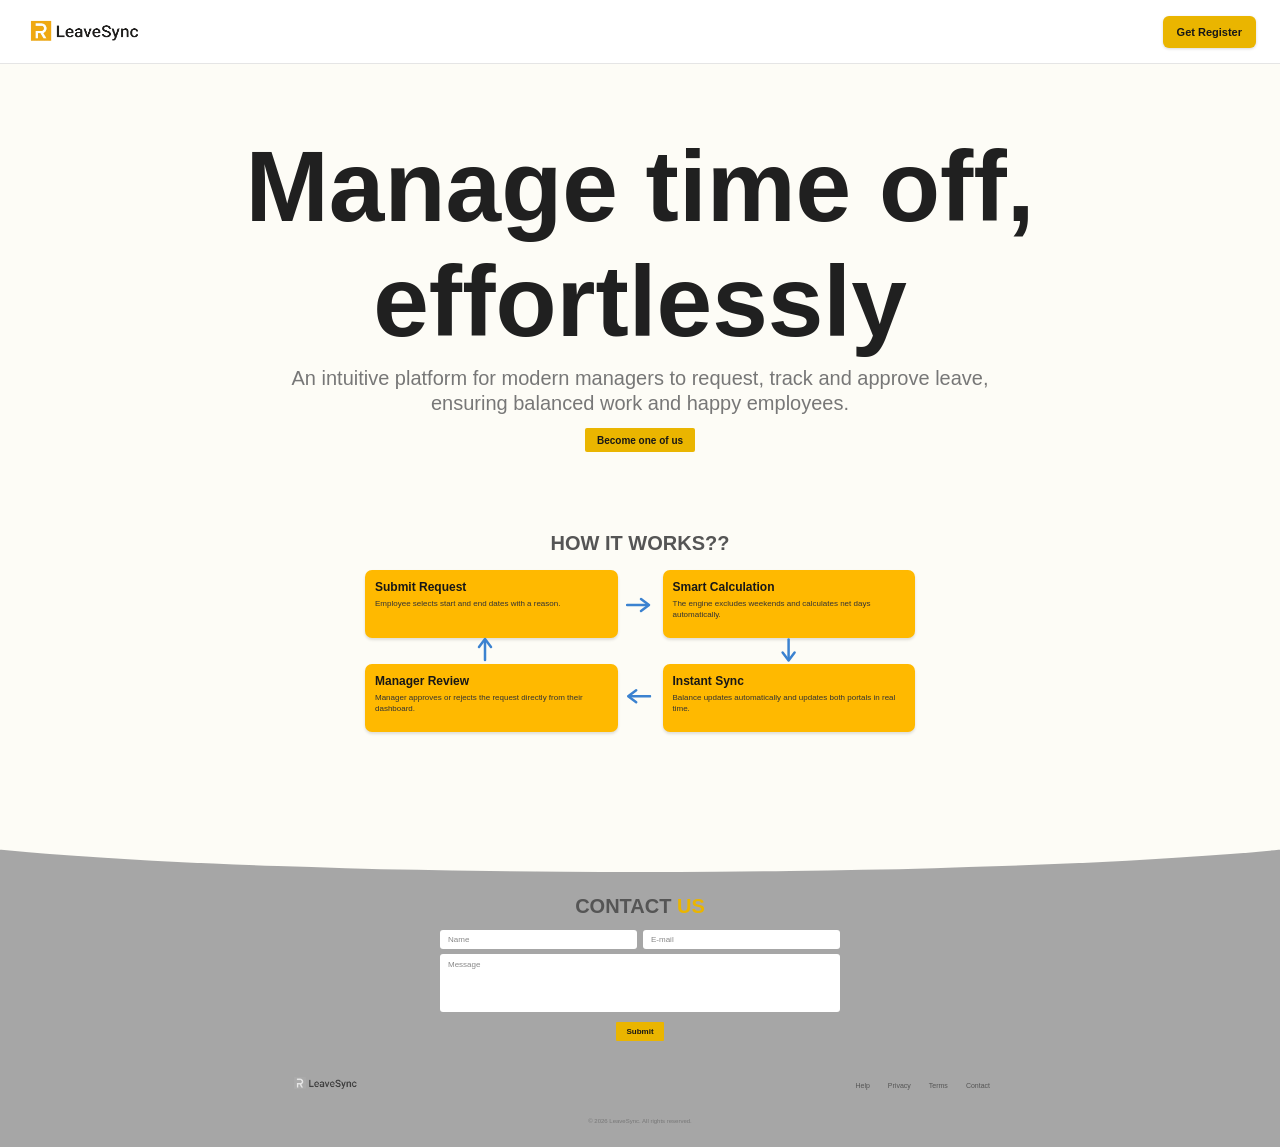
<file: frontend/index.html>
<!DOCTYPE html>
<html lang="en">

<head>
    <meta charset="UTF-8">
    <meta
        name="viewport"
        content="width=device-width, initial-scale=1.0"
    >
    <title>LeaveSync</title>
    <link rel="stylesheet" href="landing.css">

</head>

<body>
    <header class="landing-navbar">
        <div class="landing-brand">
            <img src="logo.png" alt="LeaveSync">
        </div>
        <a href="registration.html" class="register-btn">
            Get Register
        </a>
    </header>

    <section class="hero-section">
        <div class="hero-content">
            <h1>
                Manage time off, effortlessly
            </h1>
            <p>
                An intuitive platform for modern managers to request,
                track and approve leave, ensuring balanced work and
                happy employees.
            </p>
            <a href="registration.html" class="hero-btn">
                Become one of us
            </a>
        </div>
    </section>

    <section class="how-section">
        <h2>
            HOW IT WORKS??
        </h2>
        <div class="workflow">
            <!-- STEP 1 -->
            <div class="workflow-step step-one">
                <div class="workflow-card">
                    <h3>
                        Submit Request
                    </h3>
                    <p>
                        Employee selects start and end dates
                        with a reason.
                    </p>
                </div>
                <div class="arrow arrow-right">
                    <svg width="26" height="16" viewBox="0 0 26 16" fill="none">
                        <path d="M1 8H21" stroke="currentColor" stroke-width="2.5" stroke-linecap="round"/>
                        <path d="M15 2L23 8L15 14" stroke="currentColor" stroke-width="2.5" stroke-linecap="round" stroke-linejoin="round"/>
                    </svg>
                </div>
            </div>

            <!-- STEP 2 -->
            <div class="workflow-step step-two">
                <div class="workflow-card">
                    <h3>
                        Smart Calculation
                    </h3>
                    <p>
                        The engine excludes weekends and
                        calculates net days automatically.
                    </p>
                </div>
                <div class="arrow arrow-down">
                    <svg width="16" height="26" viewBox="0 0 16 26" fill="none">
                        <path d="M8 24V4" stroke="currentColor" stroke-width="2.5" stroke-linecap="round"/>
                        <path d="M2 11L8 3L14 11" stroke="currentColor" stroke-width="2.5" stroke-linecap="round" stroke-linejoin="round"/>
                    </svg>
                </div>
            </div>

            <!-- STEP 3 -->
            <div class="workflow-step step-three">
                <div class="workflow-card">
                    <h3>
                        Manager Review
                    </h3>
                    <p>
                        Manager approves or rejects the
                        request directly from their dashboard.
                    </p>
                </div>
                <div class="arrow arrow-left">
                    <svg width="16" height="26" viewBox="0 0 16 26" fill="none">
                        <path d="M8 2V22" stroke="currentColor" stroke-width="2.5" stroke-linecap="round"/>
                        <path d="M2 15L8 23L14 15" stroke="currentColor" stroke-width="2.5" stroke-linecap="round" stroke-linejoin="round"/>
                    </svg>
                </div>
            </div>

            <!-- STEP 4 -->
            <div class="workflow-step step-four">
                <div class="workflow-card">
                    <h3>
                        Instant Sync
                    </h3>
                    <p>
                        Balance updates automatically and
                        updates both portals in real time.
                    </p>
                </div>
                <div class="arrow arrow-up">
                    <svg width="26" height="16" viewBox="0 0 26 16" fill="none">
                        <path d="M25 8H5" stroke="currentColor" stroke-width="2.5" stroke-linecap="round"/>
                        <path d="M11 2L3 8L11 14" stroke="currentColor" stroke-width="2.5" stroke-linecap="round" stroke-linejoin="round"/>
                    </svg>
                </div>
            </div>
        </div>
    </section>


    <section class="contact-section">
        <div class="contact-content">
            <h2>
                CONTACT <span>US</span>
            </h2>
            <form class="contact-form">
                <div class="contact-row">
                    <input type="text" placeholder="Name" required>
                    <input type="email" placeholder="E-mail" required>
                </div>
                <textarea placeholder="Message" required></textarea>
                <button type="submit" class="contact-submit">
                    Submit
                </button>
            </form>
        </div>

        <div class="footer-bottom">
            <div class="footer-brand">
                <img src="logo.png" alt="LeaveSync">
            </div>
            <div class="footer-links">
                <a href="#">Help</a>
                <a href="#">Privacy</a>
                <a href="#">Terms</a>
                <a href="#">Contact</a>
            </div>
        </div>
        <div class="copyright">
            © 2026 LeaveSync. All rights reserved.
        </div>
    </section>
</body>
</html>
</file>
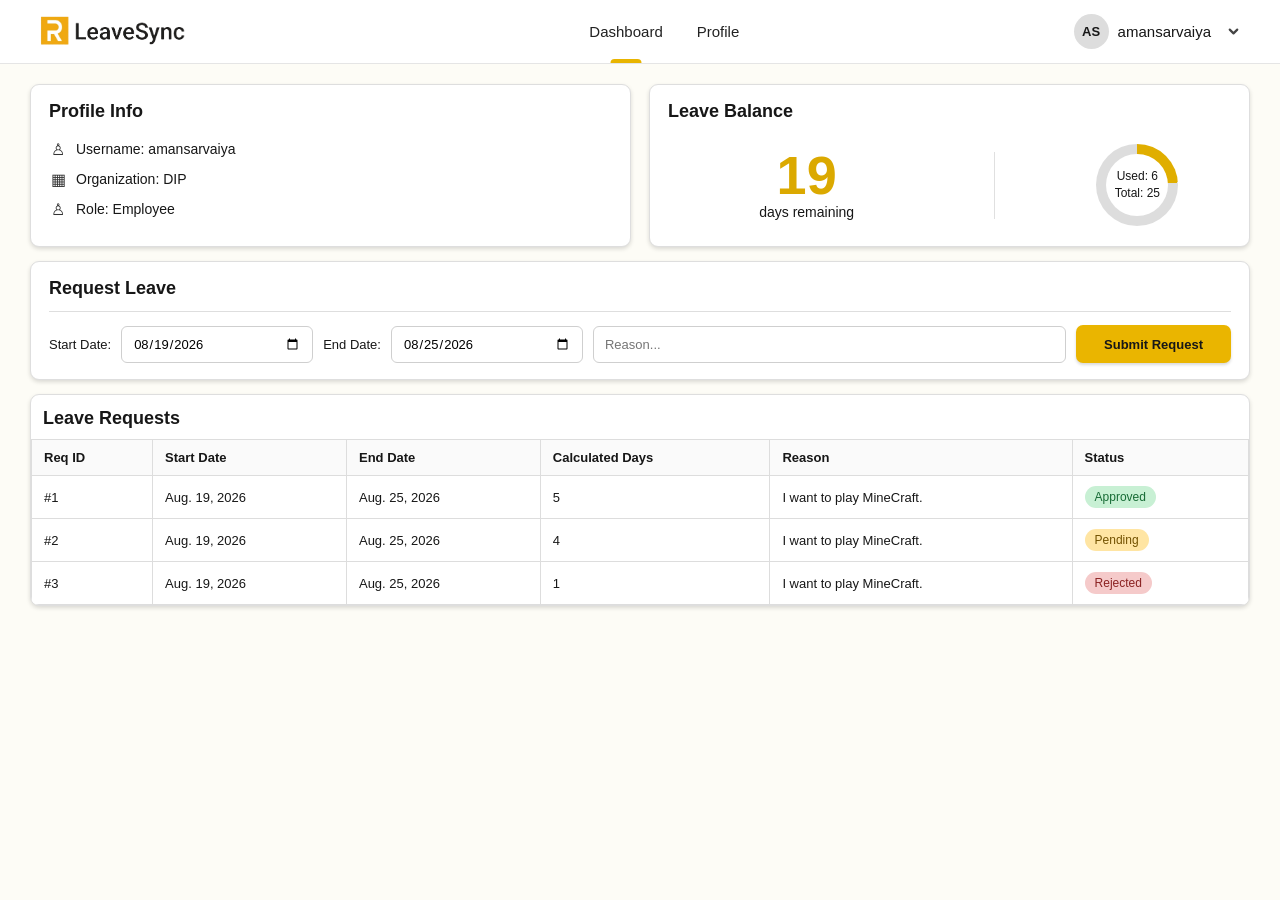
<file: frontend/employee_dashboard.html>
<!DOCTYPE html>
<html lang="en">
<head>
    <meta charset="UTF-8">
    <meta name="viewport" content="width=device-width, initial-scale=1.0">
    <title>LeaveSync - Dashboard</title>
    <link rel="stylesheet" href="employee_dashboard.css">
    
</head>

<body>

    <header class="navbar">
        <div class="brand">
            <img src="logo.png" id="logo" alt="LeaveSync Logo">
        </div>
        <nav class="nav-links">
            <a href="#" class="nav-link active">Dashboard</a>
            <a href="#" class="nav-link">Profile</a>
        </nav>
        <!-- PROFILE MENU -->
        <div class="profile-menu" id="profileMenu">
            <button type="button" class="profile-trigger" id="profileTrigger" aria-expanded="false">
                <div class="avatar">AS</div>
                <span class="profile-name">amansarvaiya</span>
                <!-- Your SVG -->
                <svg class="chevron-icon" viewBox="0 0 24 24" fill="none" stroke="currentColor" stroke-width="3.5" stroke-linecap="round" stroke-linejoin="round" aria-hidden="true">
                    <path d="M6 9l6 6 6-6" />
                </svg>
            </button>

            <!-- DROPDOWN -->
            <div class="profile-dropdown" id="profileDropdown">
                <button type="button" class="dropdown-item logout-item">
                    <span class="dropdown-icon">↪</span>
                    <span>Logout</span>
                </button>
            </div>
        </div>
    </header>


    <main class="container">
        <!-- TOP CARDS -->
        <section class="top-grid">
            <!-- Profile Info -->
            <div class="card profile-card">
                <h2 class="card-title">Profile Info</h2>
                <div class="info-row">
                    <span class="info-icon">♙</span>
                    <span class="info-label">
                        Username: amansarvaiya
                    </span>
                </div>
                <div class="info-row">
                    <span class="info-icon">▦</span>
                    <span class="info-label">
                        Organization: DIP
                    </span>
                </div>
                <div class="info-row">
                    <span class="info-icon">♙</span>
                    <span class="info-label">
                        Role: Employee
                    </span>
                </div>
            </div>


            <!-- Leave Balance -->
            <div class="card balance-card">
                <h2 class="card-title">Leave Balance</h2>
                <div class="balance-content">
                    <div class="remaining">
                        <div class="remaining-number">
                            19
                        </div>
                        <div class="remaining-text">
                            days remaining
                        </div>
                    </div>
                    <div class="balance-divider"></div>
                    <div class="balance-chart">
                        <div class="donut"></div>
                        <div class="donut-text">
                            Used: 6<br>
                            Total: 25
                        </div>
                    </div>
                </div>
            </div>
        </section>


        <!-- REQUEST LEAVE -->
        <section class="card request-card">
            <h2 class="card-title">Request Leave</h2>
            <form class="request-form">
                <label class="field-label"> Start Date:</label>
                <input type="date" class="input" value="2026-08-19">
                <label class="field-label">End Date:</label>
                <input type="date" class="input" value="2026-08-25">
                <input type="text" class="input reason-input" placeholder="Reason...">
                <button type="submit" class="submit-btn">
                    Submit Request
                </button>
            </form>
        </section>


        <!-- LEAVE REQUESTS TABLE -->
        <section class="card requests-card">
            <h2 class="card-title">
                Leave Requests
            </h2>
            <div class="table-wrapper">
                <table>
                    <thead>
                        <tr>
                            <th>Req ID</th>
                            <th>Start Date</th>
                            <th>End Date</th>
                            <th>Calculated Days</th>
                            <th>Reason</th>
                            <th>Status</th>
                        </tr>
                    </thead>
                    <tbody>
                        <tr>
                            <td>#1</td>
                            <td>Aug. 19, 2026</td>
                            <td>Aug. 25, 2026</td>
                            <td>5</td>
                            <td>I want to play MineCraft.</td>
                            <td>
                                <span class="status approved">
                                    Approved
                                </span>
                            </td>
                        </tr>
                        <tr>
                            <td>#2</td>
                            <td>Aug. 19, 2026</td>
                            <td>Aug. 25, 2026</td>
                            <td>4</td>
                            <td>I want to play MineCraft.</td>
                            <td>
                                <span class="status pending">
                                    Pending
                                </span>
                            </td>
                        </tr>
                        <tr>
                            <td>#3</td>
                            <td>Aug. 19, 2026</td>
                            <td>Aug. 25, 2026</td>
                            <td>1</td>
                            <td>I want to play MineCraft.</td>
                            <td>
                                <span class="status rejected">
                                    Rejected
                                </span>
                            </td>
                        </tr>
                    </tbody>
                </table>
            </div>
        </section>
    </main>


    <script>
        /*
         * Automatically calculate leave days
         * from Start Date and End Date.
         */

        const startDate = document.querySelectorAll('input[type="date"]')[0];
        const endDate = document.querySelectorAll('input[type="date"]')[1];

        function calculateDays() {

            const start = new Date(startDate.value);
            const end = new Date(endDate.value);

            if (
                !isNaN(start.getTime()) &&
                !isNaN(end.getTime()) &&
                end >= start
            ) {
                const difference =
                    end.getTime() - start.getTime();

                const days =
                    Math.floor(
                        difference / (1000 * 60 * 60 * 24)
                    ) + 1;

                console.log("Leave days:", days);
            }
        }

        startDate.addEventListener("change", calculateDays);
        endDate.addEventListener("change", calculateDays);


        /*
         * Demo submit behavior
         */

        document
            .querySelector(".request-form")
            .addEventListener("submit", function(event) {

                event.preventDefault();

                const reason =
                    document.querySelector(".reason-input").value.trim();

                if (!reason) {
                    alert("Please enter a reason for your leave.");
                    return;
                }

                alert("Leave request submitted successfully!");
            });

    </script>
    <script src="script.js"></script>

</body>
</html>
</file>
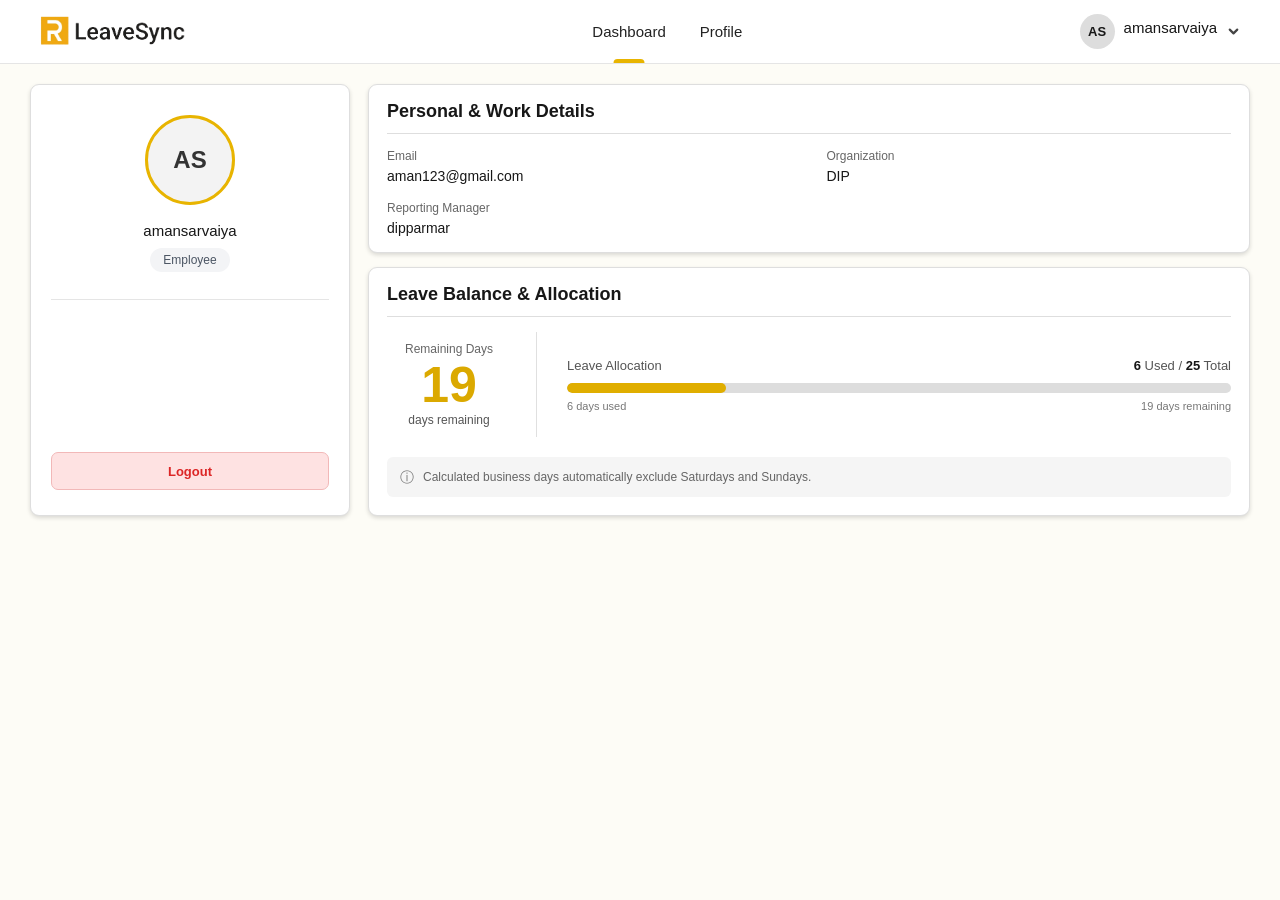
<file: frontend/employee_profile.html>
<!DOCTYPE html>
<html lang="en">
<head>
    <meta charset="UTF-8">
    <meta name="viewport" content="width=device-width, initial-scale=1.0">
    <title>LeaveSync - Dashboard</title>
    <link rel="stylesheet" href="employee_profile.css">
    <link rel="stylesheet" href="navbar.css">
    
</head>

<body>

    <header class="navbar">
        <div class="brand">
            <img src="logo.png" id="logo" alt="LeaveSync Logo">
        </div>
        <nav class="nav-links">
            <a href="#" class="nav-link active">Dashboard</a>
            <a href="#" class="nav-link">Profile</a>
        </nav>
        <!-- PROFILE MENU -->
        <div class="profile-menu" id="profileMenu">
            <button type="button" class="profile-trigger" id="profileTrigger" aria-expanded="false">
                <div class="avatar">AS</div>
                <span class="profile-name">amansarvaiya</span>
                <!-- Your SVG -->
                <svg class="chevron-icon" viewBox="0 0 24 24" fill="none" stroke="currentColor" stroke-width="3.5" stroke-linecap="round" stroke-linejoin="round" aria-hidden="true">
                    <path d="M6 9l6 6 6-6" />
                </svg>
            </button>

            <!-- DROPDOWN -->
            <div class="profile-dropdown" id="profileDropdown">
                <button type="button" class="dropdown-item logout-item">
                    <span class="dropdown-icon">↪</span>
                    <span>Logout</span>
                </button>
            </div>
        </div>
    </header>
    
    <main class="container">
        <section class="profile-page">
        <!-- LEFT: IDENTITY CARD -->
        <div class="card identity-card">
            <div class="profile-avatar">
                AS
            </div>
            <h2 class="profile-name">
                amansarvaiya
            </h2>
            <span class="role-badge">
                Employee
            </span>
            <div class="profile-divider"></div>
            <div class="profile-actions">
                <button class="logout-btn" type="button">
                    Logout
                </button>
            </div>
        </div>


        <!-- RIGHT: DETAILS -->
        <div class="profile-details">
            <!-- PERSONAL & WORK DETAILS -->
            <div class="card details-card">
                <h2 class="profile-card-title">
                    Personal &amp; Work Details
                </h2>
                <div class="details-grid">
                    <div class="detail-item">
                        <span class="detail-label">
                            Email
                        </span>
                        <span class="detail-value">
                            aman123@gmail.com
                        </span>
                    </div>
                    <div class="detail-item">
                        <span class="detail-label">
                            Organization
                        </span>
                        <span class="detail-value">
                            DIP
                        </span>
                    </div>
                    <div class="detail-item">
                        <span class="detail-label">
                            Reporting Manager
                        </span>
                        <span class="detail-value">
                            dipparmar
                        </span>
                    </div>
                </div>
            </div>

            <!-- LEAVE BALANCE -->
            <div class="card details-card leave-overview">
                <h2 class="profile-card-title">
                    Leave Balance &amp; Allocation
                </h2>
                <div class="leave-metrics">
                    <div class="remaining-stat">
                        <span class="metric-label">
                            Remaining Days
                        </span>
                        <span class="remaining-value">
                            19
                        </span>
                        <span class="days-text">
                            days remaining
                        </span>
                    </div>
                    <div class="allocation-section">
                        <div class="allocation-header">
                            <span>
                                Leave Allocation
                            </span>
                            <span>
                                <strong>6</strong> Used /
                                <strong>25</strong> Total
                            </span>
                        </div>
                        <div class="progress-bar">
                            <div class="progress-fill" style="width: 24%;"></div>
                        </div>
                        <div class="progress-footer">
                            <span>6 days used</span>
                            <span>19 days remaining</span>
                        </div>
                    </div>
                </div>

                <div class="policy-note">
                    <span class="policy-icon">ⓘ</span>
                    <span>
                        Calculated business days automatically
                        exclude Saturdays and Sundays.
                    </span>
                </div>
            </div>
        </div>
        </section>
    </main>
    <script src="script.js"></script>
</body>
</file>
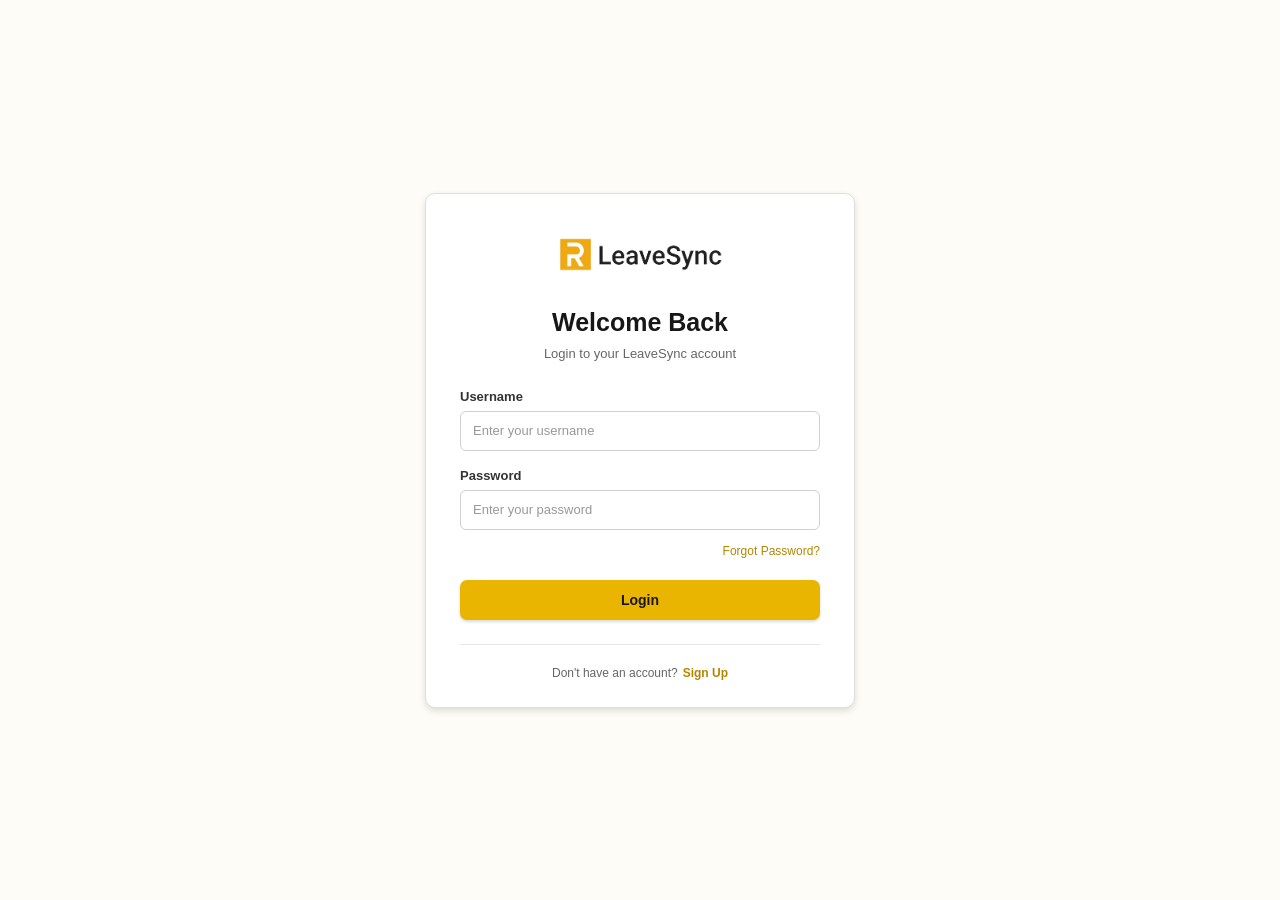
<file: frontend/login.html>
<!DOCTYPE html>
<html lang="en">
<head>
    <meta charset="UTF-8">
    <meta name="viewport" content="width=device-width, initial-scale=1.0">

    <title>LeaveSync - Login</title>

    <link rel="stylesheet" href="auth.css">
</head>

<body>
<!-- this is test -->
    <main class="auth-page">
        <div class="auth-card">
            <!-- LOGO -->
            <div class="auth-logo">
                <img src="logo.png" alt="LeaveSync Logo">
            </div>


            <!-- HEADING -->
            <div class="auth-heading">
                <h1>Welcome Back</h1>
                <p>
                    Login to your LeaveSync account
                </p>
            </div>


            <!-- LOGIN FORM -->
            <form class="auth-form">

                <div class="form-group">
                    <label for="username">
                        Username
                    </label>
                    <input type="text" id="username" name="username" placeholder="Enter your username" autocomplete="username" required>
                </div>

                <div class="form-group">
                    <label for="password">
                        Password
                    </label>
                    <input
                        type="password" id="password" name="password" placeholder="Enter your password" autocomplete="current-password" required>
                </div>

                <!-- FORGOT PASSWORD -->
                <div class="forgot-row">
                    <button type="button" class="forgot-btn">
                        Forgot Password?
                    </button>
                </div>

                <!-- LOGIN -->
                <button type="submit" class="primary-btn">
                    Login
                </button>
            </form>

            <!-- BOTTOM SWITCH -->
            <div class="auth-switch">
                <span>
                    Don't have an account?
                </span>
                <a href="registration.html">
                    Sign Up
                </a>
            </div>
        </div>
    </main>
</body>
</html>
</file>
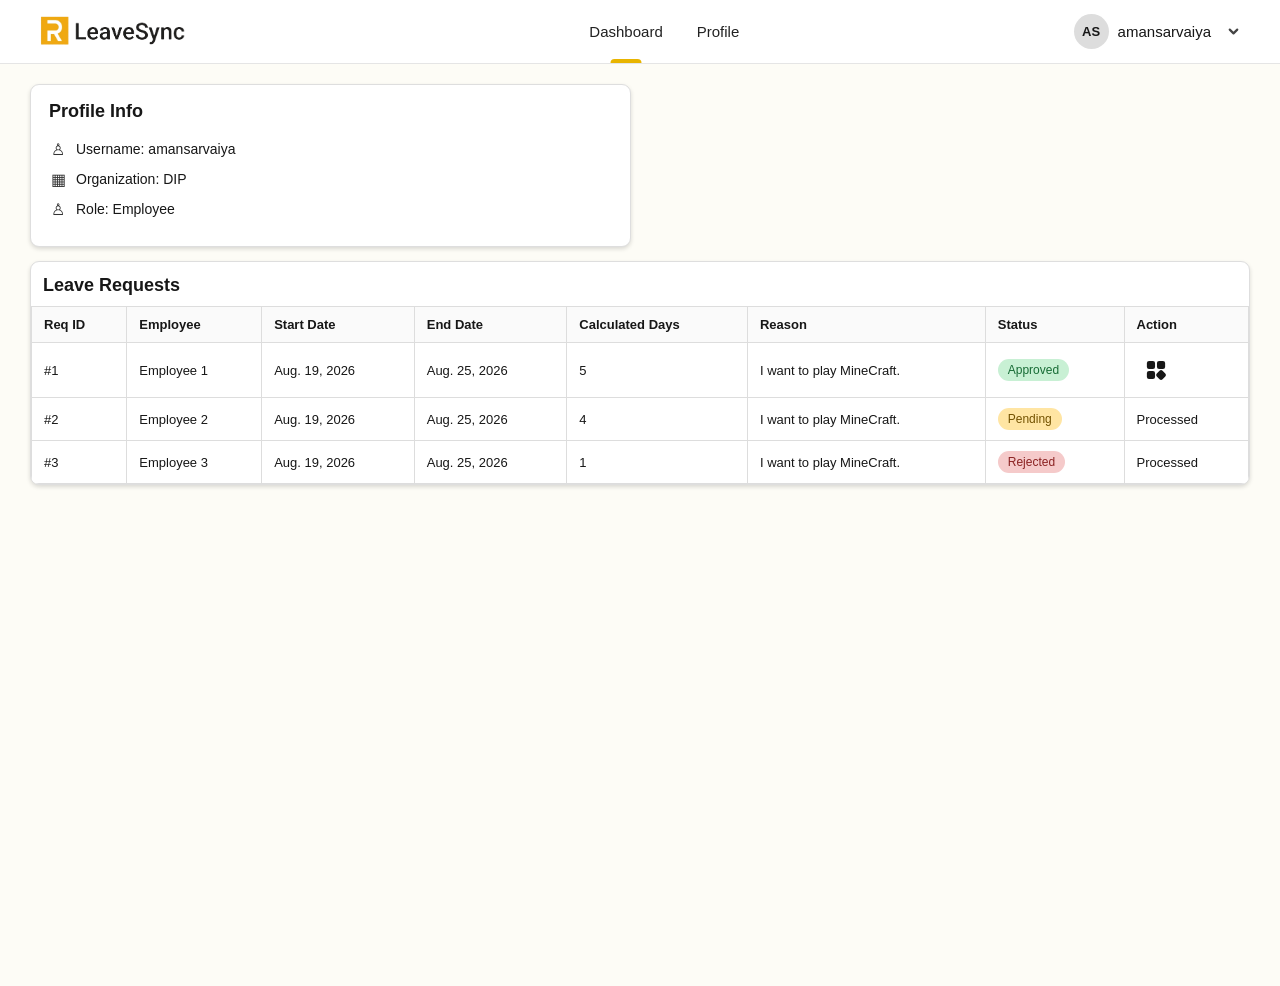
<file: frontend/manager_dashboard.html>
<!DOCTYPE html>
<html lang="en">
<head>
    <meta charset="UTF-8">
    <meta name="viewport" content="width=device-width, initial-scale=1.0">
    <title>LeaveSync - Dashboard</title>
    <link rel="stylesheet" href="employee_dashboard.css">
    <link rel="stylesheet" href="navbar.css">
    
</head>

<body>
    <header class="navbar">
        <div class="brand">
            <img src="logo.png" id="logo" alt="LeaveSync Logo">
        </div>
        <nav class="nav-links">
            <a href="#" class="nav-link active">Dashboard</a>
            <a href="#" class="nav-link">Profile</a>
        </nav>
        <!-- PROFILE MENU -->
        <div class="profile-menu" id="profileMenu">
            <button type="button" class="profile-trigger" id="profileTrigger" aria-expanded="false">
                <div class="avatar">AS</div>
                <span class="profile-name">amansarvaiya</span>
                <!-- Your SVG -->
                <svg class="chevron-icon" viewBox="0 0 24 24" fill="none" stroke="currentColor" stroke-width="3.5" stroke-linecap="round" stroke-linejoin="round" aria-hidden="true">
                    <path d="M6 9l6 6 6-6" />
                </svg>
            </button>

            <!-- DROPDOWN -->
            <div class="profile-dropdown" id="profileDropdown">
                <button type="button" class="dropdown-item logout-item">
                    <span class="dropdown-icon">↪</span>
                    <span>Logout</span>
                </button>
            </div>
        </div>
    </header>


    <main class="container">
        <!-- TOP CARDS -->
        <section class="top-grid">
            <!-- Profile Info -->
            <div class="card profile-card">
                <h2 class="card-title">Profile Info</h2>
                <div class="info-row">
                    <span class="info-icon">♙</span>
                    <span class="info-label">
                        Username: amansarvaiya
                    </span>
                </div>
                <div class="info-row">
                    <span class="info-icon">▦</span>
                    <span class="info-label">
                        Organization: DIP
                    </span>
                </div>
                <div class="info-row">
                    <span class="info-icon">♙</span>
                    <span class="info-label">
                        Role: Employee
                    </span>
                </div>
            </div>

            
        </section>


        <!-- LEAVE REQUESTS TABLE -->
        <section class="card requests-card">
            <h2 class="card-title">
                Leave Requests
            </h2>
            <div class="table-wrapper">
                <table>
                    <thead>
                        <tr>
                            <th>Req ID</th>
                            <th>Employee</th>
                            <th>Start Date</th>
                            <th>End Date</th>
                            <th>Calculated Days</th>
                            <th>Reason</th>
                            <th>Status</th>
                            <th>Action</th>
                        </tr>
                    </thead>
                    <tbody>
                        <tr>
                            <td>#1</td>
                            <td>Employee 1</td>
                            <td>Aug. 19, 2026</td>
                            <td>Aug. 25, 2026</td>
                            <td>5</td>
                            <td>I want to play MineCraft.</td>
                            <td>
                                <span class="status approved">
                                    Approved
                                </span>
                            </td>
                            <td class="action-cell">
                                <button type="button" class="profile-trigger" id="profileTrigger" aria-expanded="false">
                                    <svg xmlns="http://www.w3.org/2000/svg" viewBox="0 0 100 100" width="24" height="24" fill="currentColor">
                                        <rect x="12" y="12" width="34" height="34" rx="9" />
                                        <rect x="54" y="12" width="34" height="34" rx="9" />
                                        <rect x="12" y="54" width="34" height="34" rx="9" />
                                        <rect x="54" y="54" width="34" height="34" rx="9" transform="rotate(45 71 71)" />
                                    </svg>
                                </button>

                                <!-- DROPDOWN -->
                                <div class="profile-dropdown">
                                    <button type="button" class="dropdown-item accept-item">
                                        <span>Accept</span>
                                    </button>
                                    <button type="button" class="dropdown-item reject-item">
                                        <span>Reject</span>
                                    </button>
                                </div>
                            </td>
                        </tr>
                        <tr>
                            <td>#2</td>
                            <td>Employee 2</td>
                            <td>Aug. 19, 2026</td>
                            <td>Aug. 25, 2026</td>
                            <td>4</td>
                            <td>I want to play MineCraft.</td>
                            <td>
                                <span class="status pending">
                                    Pending
                                </span>
                            </td>
                            <td>Processed</td>
                        </tr>
                        <tr>
                            <td>#3</td>
                            <td>Employee 3</td>
                            <td>Aug. 19, 2026</td>
                            <td>Aug. 25, 2026</td>
                            <td>1</td>
                            <td>I want to play MineCraft.</td>
                            <td>
                                <span class="status rejected">
                                    Rejected
                                </span>
                            </td>
                            <td>Processed</td>
                        </tr>
                    </tbody>
                </table>
            </div>
        </section>
    </main>


    <script>
        /*
         * Automatically calculate leave days
         * from Start Date and End Date.
         */

        const startDate = document.querySelectorAll('input[type="date"]')[0];
        const endDate = document.querySelectorAll('input[type="date"]')[1];

        function calculateDays() {

            const start = new Date(startDate.value);
            const end = new Date(endDate.value);

            if (
                !isNaN(start.getTime()) &&
                !isNaN(end.getTime()) &&
                end >= start
            ) {
                const difference =
                    end.getTime() - start.getTime();

                const days =
                    Math.floor(
                        difference / (1000 * 60 * 60 * 24)
                    ) + 1;

                console.log("Leave days:", days);
            }
        }

        startDate.addEventListener("change", calculateDays);
        endDate.addEventListener("change", calculateDays);


        /*
        * Demo submit behavior
        */
       
       document
       .querySelector(".request-form")
       .addEventListener("submit", function(event) {

           event.preventDefault();

           const reason =
                    document.querySelector(".reason-input").value.trim();
                    
                    if (!reason) {
                        alert("Please enter a reason for your leave.");
                        return;
                    }
                    
                    alert("Leave request submitted successfully!");
                });

document.addEventListener("DOMContentLoaded", function () {

    const actionCells =
        document.querySelectorAll(".action-cell");


    /* =====================================================
       OPEN / CLOSE MENU
    ===================================================== */

    actionCells.forEach(function (cell) {

        const trigger =
            cell.querySelector(".profile-trigger");


        if (!trigger) {
            return;
        }


        trigger.addEventListener("click", function (event) {

            // Don't let document click immediately close it
            event.stopPropagation();


            const alreadyOpen =
                cell.classList.contains("open");


            /* ---------------------------------------------
               CLOSE ALL OTHER MENUS
            --------------------------------------------- */

            actionCells.forEach(function (otherCell) {

                otherCell.classList.remove("open");

                const otherTrigger =
                    otherCell.querySelector(".profile-trigger");

                if (otherTrigger) {

                    otherTrigger.setAttribute(
                        "aria-expanded",
                        "false"
                    );

                }

            });


            /* ---------------------------------------------
               OPEN CURRENT MENU
            --------------------------------------------- */

            if (!alreadyOpen) {

                cell.classList.add("open");

                trigger.setAttribute(
                    "aria-expanded",
                    "true"
                );

            }

        });

    });


    /* =====================================================
       CLICK OUTSIDE
    ===================================================== */

    document.addEventListener("click", function () {

        actionCells.forEach(function (cell) {

            cell.classList.remove("open");


            const trigger =
                cell.querySelector(".profile-trigger");


            if (trigger) {

                trigger.setAttribute(
                    "aria-expanded",
                    "false"
                );

            }

        });

    });


    /* =====================================================
       ESCAPE KEY
    ===================================================== */

    document.addEventListener("keydown", function (event) {

        if (event.key !== "Escape") {
            return;
        }


        actionCells.forEach(function (cell) {

            cell.classList.remove("open");


            const trigger =
                cell.querySelector(".profile-trigger");


            if (trigger) {

                trigger.setAttribute(
                    "aria-expanded",
                    "false"
                );

            }

        });

    });


    document.querySelectorAll(".accept-item")
        .forEach(function (button) {

            button.addEventListener("click", function (event) {

                event.stopPropagation();

                console.log("Accept clicked");

                // Your accept logic goes here

            });

        });


    document.querySelectorAll(".reject-item")
        .forEach(function (button) {

            button.addEventListener("click", function (event) {

                event.stopPropagation();

                console.log("Reject clicked");

                // Your reject logic goes here

            });

        });

});
    </script>
    <script src="script.js"></script>
</body>
</html>
</file>
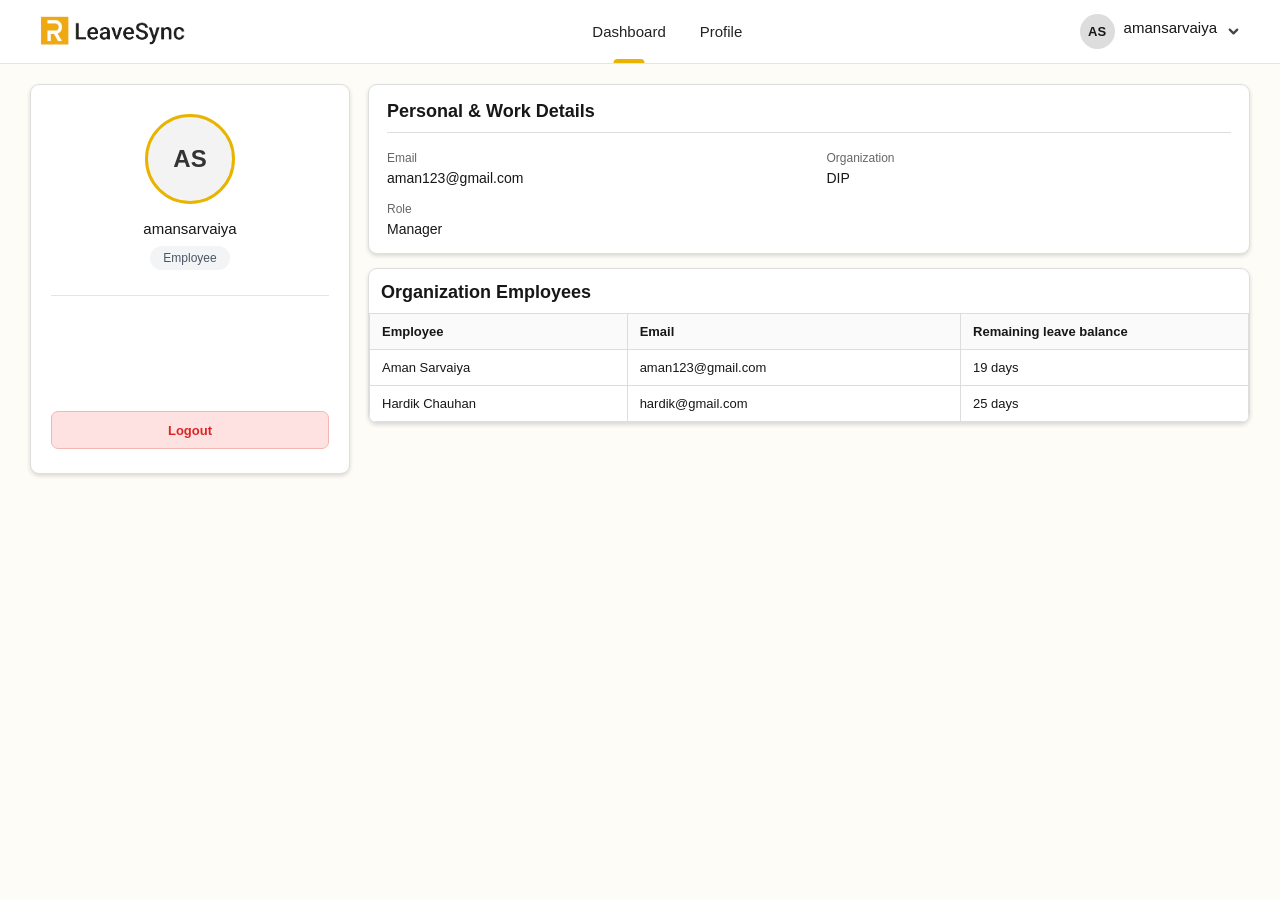
<file: frontend/manager_profile.html>
<!DOCTYPE html>
<html lang="en">
<head>
    <meta charset="UTF-8">
    <meta name="viewport" content="width=device-width, initial-scale=1.0">
    <title>LeaveSync - Dashboard</title>
    <link rel="stylesheet" href="manager_profile.css">
    <link rel="stylesheet" href="navbar.css">
    
</head>

<body>
    <header class="navbar">
        <div class="brand">
            <img src="logo.png" id="logo" alt="LeaveSync Logo">
        </div>
        <nav class="nav-links">
            <a href="#" class="nav-link active">Dashboard</a>
            <a href="#" class="nav-link">Profile</a>
        </nav>
        <!-- PROFILE MENU -->
        <div class="profile-menu" id="profileMenu">
            <button type="button" class="profile-trigger" id="profileTrigger" aria-expanded="false">
                <div class="avatar">AS</div>
                <span class="profile-name">amansarvaiya</span>
                <!-- Your SVG -->
                <svg class="chevron-icon" viewBox="0 0 24 24" fill="none" stroke="currentColor" stroke-width="3.5" stroke-linecap="round" stroke-linejoin="round" aria-hidden="true">
                    <path d="M6 9l6 6 6-6" />
                </svg>
            </button>

            <!-- DROPDOWN -->
            <div class="profile-dropdown" id="profileDropdown">
                <button type="button" class="dropdown-item logout-item">
                    <span class="dropdown-icon">↪</span>
                    <span>Logout</span>
                </button>
            </div>
        </div>
    </header>

    <main class="container">
        <section class="profile-page">
        <!-- LEFT: IDENTITY CARD -->
        <div class="card identity-card">
            <div class="profile-avatar">
                AS
            </div>
            <h2 class="profile-name">
                amansarvaiya
            </h2>
            <span class="role-badge">
                Employee
            </span>
            <div class="profile-divider"></div>
            <div class="profile-actions">
                <button class="logout-btn" type="button">
                    Logout
                </button>
            </div>
        </div>


        <!-- RIGHT: DETAILS -->
        <div class="profile-details">
            <!-- PERSONAL & WORK DETAILS -->
            <div class="card details-card">
                <h2 class="profile-card-title">
                    Personal &amp; Work Details
                </h2>
                <div class="details-grid">
                    <div class="detail-item">
                        <span class="detail-label">
                            Email
                        </span>
                        <span class="detail-value">
                            aman123@gmail.com
                        </span>
                    </div>
                    <div class="detail-item">
                        <span class="detail-label">
                            Organization
                        </span>
                        <span class="detail-value">
                            DIP
                        </span>
                    </div>
                    <div class="detail-item">
                        <span class="detail-label">
                            Role
                        </span>
                        <span class="detail-value">
                            Manager
                        </span>
                    </div>
                </div>
            </div>

            <!-- LEAVE BALANCE -->
            <div class="card details-card leave-overview">
                <h2 class="card-title">
                    Organization Employees
                </h2>
                <div class="table-wrapper">
                    <table>
                        <thead>
                            <tr>
                                <th>Employee</th>
                                <th>Email</th>
                                <th>Remaining leave balance</th>
                            </tr>
                        </thead>
                        <tbody>
                            <tr>
                                <td>Aman Sarvaiya</td>
                                <td>aman123@gmail.com</td>
                                <td>19 days</td>
                            </tr>
                            <tr>
                                <td>Hardik Chauhan</td>
                                <td>hardik@gmail.com</td>
                                <td>25 days</td>
                            </tr>
                        </tbody>
                    </table>
                </div>
            </div>
        </div>
        </section>
    </main>
    <script src="script.js"></script>
</body>
</file>
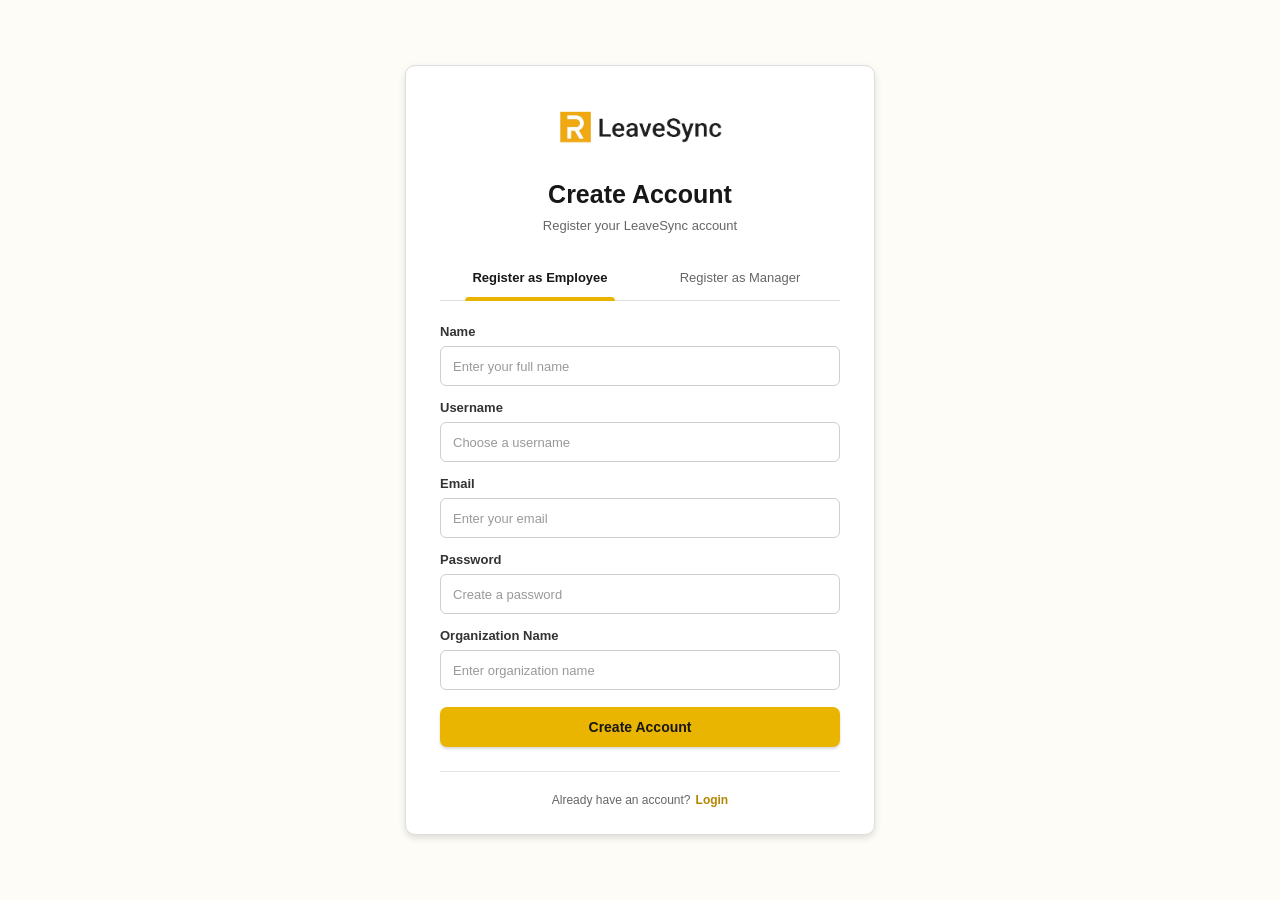
<file: frontend/registration.html>
<!DOCTYPE html>
<html lang="en">
<head>
    <meta charset="UTF-8">
    <meta name="viewport" content="width=device-width, initial-scale=1.0">

    <title>LeaveSync - Registration</title>

    <link rel="stylesheet" href="auth.css">
</head>

<body>
    <main class="auth-page">
        <div class="auth-card registration-card">
            <!-- LOGO -->
            <div class="auth-logo">
                <img src="logo.png" alt="LeaveSync Logo">
            </div>

            <!-- HEADING -->
            <div class="auth-heading">
                <h1>Create Account</h1>
                <p>
                    Register your LeaveSync account
                </p>
            </div>

            <!-- REGISTRATION TYPE -->
            <div class="registration-tabs">
                <button type="button" class="registration-tab active" id="employeeTab">
                    Register as Employee
                </button>
                <button type="button" class="registration-tab" id="managerTab">
                    Register as Manager
                </button>
            </div>

            <!-- REGISTRATION FORM -->
            <form class="auth-form">
                <!-- NAME -->
                <div class="form-group">
                    <label for="name">
                        Name
                    </label>
                    <input type="text" id="name" name="name" placeholder="Enter your full name" autocomplete="name" required>
                </div>

                <!-- USERNAME -->
                <div class="form-group">
                    <label for="username">
                        Username
                    </label>
                    <input type="text" id="username" name="username" placeholder="Choose a username" autocomplete="username" required>
                </div>

                <!-- EMAIL -->
                <div class="form-group">
                    <label for="email">
                        Email
                    </label>
                    <input type="email" id="email" name="email" placeholder="Enter your email" autocomplete="email" required>
                </div>

                <!-- PASSWORD -->
                <div class="form-group">
                    <label for="password">
                        Password
                    </label>
                    <input type="password" id="password" name="password" placeholder="Create a password" autocomplete="new-password" required>
                </div>

                <!-- ORGANIZATION -->
                <div class="form-group">
                    <label for="organization">
                        Organization Name
                    </label>
                    <input type="text" id="organization" name="organization" placeholder="Enter organization name" required>
                </div>

                <!-- REGISTER -->
                <button type="submit" class="primary-btn">
                    Create Account
                </button>
            </form>


            <!-- BOTTOM SWITCH -->
            <div class="auth-switch">
                <span>
                    Already have an account?
                </span>
                <a href="login.html"> Login </a>
            </div>
        </div>
    </main>

    <script>
        const employeeTab = document.getElementById("employeeTab");
        const managerTab = document.getElementById("managerTab");

        employeeTab.addEventListener("click", function () {
            employeeTab.classList.add("active");
            managerTab.classList.remove("active");
        });

        managerTab.addEventListener("click", function () {
            managerTab.classList.add("active");
            employeeTab.classList.remove("active");
        });
    </script>

</body>
</html>
</file>
<file: frontend/landing.css>
/* =========================================================
   GLOBAL
========================================================= */

* {
    box-sizing: border-box;

    margin: 0;
    padding: 0;
}


html {
    scroll-behavior: smooth;
}


body {
    font-family: Arial, Helvetica, sans-serif;

    background: #fdfcf6;

    color: #171717;

    min-height: 100vh;
}


/* =========================================================
   NAVBAR
========================================================= */

.landing-navbar {
    width: 100%;

    height: 64px;

    background: #ffffff;

    border-bottom: 1px solid #e5e5e5;

    display: flex;

    align-items: center;

    justify-content: space-between;

    padding: 0 24px;
}


/* ---------------------------------------------------------
   LOGO
--------------------------------------------------------- */

.landing-brand {
    display: flex;

    align-items: center;
}


.landing-brand img {
    height: 36px;

    width: auto;

    max-width: 130px;

    object-fit: contain;

    display: block;
}


/* ---------------------------------------------------------
   REGISTER BUTTON
--------------------------------------------------------- */

.register-btn {
    display: flex;

    align-items: center;

    justify-content: center;

    min-width: 76px;

    height: 32px;

    padding: 0 14px;

    border-radius: 6px;

    background: #eab500;

    color: #171717;

    text-decoration: none;

    font-size: 11px;

    font-weight: 600;

    box-shadow:
        0 1px 3px rgba(0, 0, 0, 0.15);

    transition: 0.15s ease;
}


.register-btn:hover {
    background: #dca900;

    transform: translateY(-1px);
}


/* =========================================================
   HERO
========================================================= */

.hero-section {
    min-height: 325px;

    display: flex;

    justify-content: center;

    text-align: center;

    padding: 65px 20px 30px;
}


.hero-content {
    max-width: 1200px;

    display: flex;

    flex-direction: column;

    align-items: center;
}


/* ---------------------------------------------------------
   HERO HEADING
--------------------------------------------------------- */

.hero-content h1 {
    color: #202020;

    font-size: 100px;

    line-height: 115px;

    font-weight: 700;

    margin-bottom: 7px;
}


/* ---------------------------------------------------------
   HERO DESCRIPTION
--------------------------------------------------------- */

.hero-content p {
    max-width: 700px;

    color: #777;

    font-size: 20px;

    line-height: 25px;

    margin-bottom: 12px;
}


/* ---------------------------------------------------------
   HERO BUTTON
--------------------------------------------------------- */

.hero-btn {
    display: flex;

    align-items: center;

    justify-content: center;

    height: 24px;

    padding: 0 12px;

    background: #eab500;

    color: #171717;

    text-decoration: none;

    font-size: 10px;

    font-weight: 600;

    border-radius: 2px;

    transition: 0.15s ease;
}


.hero-btn:hover {
    background: #dca900;

    transform: translateY(-1px);
}


/* =========================================================
   HOW IT WORKS
========================================================= */

.how-section {
    width: 100%;

    max-width: 720px;

    margin: 0 auto;

    padding: 50px 20px 80px;
}


/* ---------------------------------------------------------
   TITLE
--------------------------------------------------------- */

.how-section h2 {
    text-align: center;

    color: #555;

    font-size: 20px;

    font-weight: 700;

    margin-bottom: 15px;
}


/* =========================================================
   WORKFLOW
========================================================= */

.workflow {
    width: 100%;

    max-width: 550px;

    margin: 0 auto;

    display: grid;

    grid-template-columns: 1fr 1fr;

    grid-template-rows: auto auto;

    column-gap: 45px;

    row-gap: 26px;

    position: relative;
}


/* =========================================================
   WORKFLOW CARD
========================================================= */

.workflow-step {
    position: relative;

    width: 100%;
}


.workflow-card {
    min-height: 68px;

    padding: 10px;

    background: #ffb900;

    border-radius: 7px;

    box-shadow:
        0 2px 3px rgba(0, 0, 0, 0.12);
}


.workflow-card h3 {
    color: #171717;

    font-size: 12px;

    line-height: 15px;

    font-weight: 700;

    margin-bottom: 3px;
}


.workflow-card p {
    color: #333;

    font-size: 8px;

    line-height: 11px;
}


/* =========================================================
   ARROWS
========================================================= */

.arrow {
    position: absolute;

    color: #3b82d0;

    font-size: 28px;

    font-weight: 400;

    line-height: 1;

    z-index: 2;
}


/* Step 1 → Step 2 */

.arrow-right {
    right: -34px;

    top: 50%;

    transform: translateY(-50%);
}


/* Step 2 ↓ Step 3 */

.arrow-down {
    left: 50%;

    bottom: -29px;

    transform: translateX(-1950%);
}


/* Step 3 ← Step 4 */

.arrow-left {
    left: -34px;

    top: 50%;

    transform: translate(2810%,-195%);
}


/* Step 4 ↑ Step 1 */

.arrow-up {
    left: 50%;
    top: -29px;

    transform: translate(-630%, 165%);
}


/* =========================================================
   CONTACT SECTION
========================================================= */

.contact-section {
    position: relative;

    min-height: 310px;

    background: #a6a6a6;

    margin-top: 25px;

    padding: 58px 20px 15px;

    overflow: hidden;
}


/*
    Curved top edge
*/

.contact-section::before {
    content: "";

    position: absolute;

    top: -65px;

    left: -10%;

    width: 120%;

    height: 100px;

    background: #fdfcf6;

    border-radius: 50%;
}


/* =========================================================
   CONTACT CONTENT
========================================================= */

.contact-content {
    position: relative;

    z-index: 1;

    width: 100%;

    max-width: 520px;

    margin: 0 auto;

    text-align: center;
}


/* ---------------------------------------------------------
   CONTACT TITLE
--------------------------------------------------------- */

.contact-content h2 {
    color: #555;

    font-size: 20px;

    font-weight: 700;

    margin-bottom: 12px;
}


.contact-content h2 span {
    color: #eab500;
}


/* =========================================================
   CONTACT FORM
========================================================= */

.contact-form {
    width: 100%;

    max-width: 400px;

    margin: 0 auto;

    display: flex;

    flex-direction: column;

    align-items: center;

    gap: 5px;
}


/* ---------------------------------------------------------
   NAME + EMAIL
--------------------------------------------------------- */

.contact-row {
    width: 100%;

    display: grid;

    grid-template-columns: 1fr 1fr;

    gap: 6px;
}


/* ---------------------------------------------------------
   INPUTS
--------------------------------------------------------- */

.contact-form input,
.contact-form textarea {
    width: 100%;

    border: none;

    border-radius: 3px;

    background: #ffffff;

    color: #333;

    font-family: inherit;

    font-size: 8px;

    outline: none;

    padding: 6px 8px;
}


.contact-form input {
    height: 19px;
}


.contact-form textarea {
    height: 58px;

    resize: none;
}


.contact-form input::placeholder,
.contact-form textarea::placeholder {
    color: #888;
}


.contact-form input:focus,
.contact-form textarea:focus {
    box-shadow:
        0 0 0 2px rgba(234, 181, 0, 0.45);
}


/* =========================================================
   CONTACT SUBMIT
========================================================= */

.contact-submit {
    width: 48px;

    height: 19px;

    margin-top: 5px;

    border: none;

    border-radius: 1px;

    background: #eab500;

    color: #171717;

    font-family: inherit;

    font-size: 8px;

    font-weight: 600;

    cursor: pointer;

    transition: 0.15s ease;
}


.contact-submit:hover {
    background: #dca900;
}


/* =========================================================
   FOOTER BOTTOM
========================================================= */

.footer-bottom {
    position: relative;

    z-index: 1;

    width: 100%;

    max-width: 700px;

    margin: 32px auto 0;

    display: flex;

    align-items: center;

    justify-content: space-between;

    gap: 20px;
}


/* ---------------------------------------------------------
   FOOTER LOGO
--------------------------------------------------------- */

.footer-brand img {
    width: 70px;

    height: auto;

    max-height: 25px;

    object-fit: contain;

    filter: grayscale(100%);

    opacity: 0.75;
}


/* ---------------------------------------------------------
   FOOTER LINKS
--------------------------------------------------------- */

.footer-links {
    display: flex;

    align-items: center;

    gap: 18px;
}


.footer-links a {
    color: #555;

    text-decoration: none;

    font-size: 7px;

    font-weight: 500;
}


.footer-links a:hover {
    color: #222;

    text-decoration: underline;
}


/* =========================================================
   COPYRIGHT
========================================================= */

.copyright {
    position: relative;

    z-index: 1;

    text-align: center;

    color: #777;

    font-size: 6px;

    margin-top: 20px;
}


/* =========================================================
   RESPONSIVE
========================================================= */

@media (max-width: 700px) {

    .landing-navbar {
        padding: 0 18px;
    }


    .hero-section {
        min-height: 300px;

        padding-top: 55px;
    }


    .hero-content h1 {
        font-size: 24px;

        line-height: 30px;
    }


    .how-section {
        padding-top: 35px;

        padding-bottom: 65px;
    }


    .workflow {
        max-width: 500px;

        column-gap: 35px;
    }

}


/* =========================================================
   MOBILE
========================================================= */

@media (max-width: 520px) {

    .landing-navbar {
        height: 58px;
    }


    .landing-brand img {
        height: 31px;
    }


    .register-btn {
        height: 30px;

        min-width: 73px;

        font-size: 10px;
    }


    .hero-section {
        min-height: 285px;

        padding: 50px 18px 25px;
    }


    .hero-content h1 {
        font-size: 22px;

        line-height: 28px;
    }


    .hero-content p {
        font-size: 10px;

        line-height: 15px;
    }


    .how-section {
        padding: 30px 15px 65px;
    }


    .how-section h2 {
        font-size: 18px;

        margin-bottom: 20px;
    }


    .workflow {
        max-width: 330px;

        column-gap: 28px;

        row-gap: 28px;
    }


    .workflow-card {
        min-height: 75px;

        padding: 9px;
    }


    .workflow-card h3 {
        font-size: 10px;

        line-height: 13px;
    }


    .workflow-card p {
        font-size: 7px;

        line-height: 10px;
    }


    .arrow {
        font-size: 23px;
    }


    .arrow-right {
        right: -25px;
    }


    .arrow-left {
        left: -25px;
    }


    .contact-section {
        min-height: 340px;

        padding-top: 60px;
    }


    .contact-section::before {
        top: -55px;

        height: 90px;
    }


    .contact-content {
        max-width: 330px;
    }


    .contact-content h2 {
        font-size: 18px;
    }


    .footer-bottom {
        margin-top: 35px;

        flex-direction: column;

        gap: 15px;
    }


    .footer-links {
        gap: 14px;
    }

}


/* =========================================================
   VERY SMALL MOBILE
========================================================= */

@media (max-width: 360px) {

    .hero-section {
        padding-top: 45px;
    }


    .hero-content h1 {
        font-size: 20px;
    }


    .workflow {
        max-width: 300px;

        column-gap: 22px;
    }


    .workflow-card {
        min-height: 72px;
    }


    .arrow-right {
        right: -21px;
    }


    .arrow-left {
        left: -21px;
    }

}
</file>
<file: frontend/employee_dashboard.css>
* {
    box-sizing: border-box;
    margin: 0;
    padding: 0;
}

body {
    font-family: Arial, Helvetica, sans-serif;
    background: #fdfcf6;
    color: #171717;
    min-height: 100vh;
}

.navbar {
    height: 64px;
    background: #ffffff;
    border-bottom: 1px solid #e5e5e5;

    display: flex;
    align-items: center;
    justify-content: space-between;

    padding: 0 32px;
}

#logo {
    height: 60px;          
    width: auto;           
    max-width: 160px;      
    object-fit: contain;   
    display: block;
}

.chevron-icon {
    width: 14px;
    height: 14px;
    color: #1f2937; /* Inherits or sets text color */
    margin-left: 6px;
    display: inline-block;
    vertical-align: middle;
}

.nav-links {
    display: flex;
    align-items: stretch;
    height: 100%;
    gap: 34px;
    margin-left: 70px;
}

.nav-link {
    position: relative;

    display: flex;
    align-items: center;

    color: #222;
    text-decoration: none;

    font-size: 15px;
    font-weight: 500;
}

.nav-link.active::after {
    content: "";

    position: absolute;
    bottom: 0;
    left: 50%;
    transform: translateX(-50%);

    width: 31px;
    height: 4px;

    background: #e8b400;
    border-radius: 4px 4px 0 0;
}

/* =========================================================
   PROFILE MENU
========================================================= */

.profile-menu {
    position: relative;

    display: flex;
    align-items: center;
}


/* =========================================================
   PROFILE TRIGGER
========================================================= */

.profile-trigger {
    display: flex;

    align-items: center;

    gap: 9px;

    padding: 5px 7px;

    border: none;

    border-radius: 8px;

    background: transparent;

    color: #171717;

    font-family: inherit;

    cursor: pointer;

    transition:
        background 0.18s ease;
}


.profile-trigger:hover {
    background: #f5f5f5;
}


/* =========================================================
   AVATAR
========================================================= */

.avatar {
    width: 35px;
    height: 35px;

    border-radius: 50%;

    background: #ddd;

    display: flex;

    align-items: center;
    justify-content: center;

    font-size: 13px;

    font-weight: bold;

    flex-shrink: 0;
}


/* =========================================================
   PROFILE NAME
========================================================= */

.profile-name {
    font-size: 15px;

    font-weight: 500;

    white-space: nowrap;
}


/* =========================================================
   CHEVRON
========================================================= */

.chevron-icon {
    width: 15px;
    height: 15px;

    color: #444;

    transition:
        transform 0.22s ease;
}


/* Rotate when open */

.profile-menu.open .chevron-icon {
    transform: rotate(180deg);
}


/* =========================================================
   DROPDOWN
========================================================= */

.profile-dropdown {
    position: absolute;

    top: calc(100% + 8px);

    right: 0;

    width: 175px;

    padding: 6px;

    background: #ffffff;

    border: 1px solid #dedede;

    border-radius: 8px;

    box-shadow:
        0 4px 12px rgba(0, 0, 0, 0.12);

    z-index: 1000;


    /* Hidden state */

    opacity: 0;

    visibility: hidden;

    transform:
        translateY(-6px)
        scale(0.98);

    transform-origin: top right;

    pointer-events: none;


    transition:
        opacity 0.18s ease,
        transform 0.18s ease,
        visibility 0.18s ease;
}


/* =========================================================
   OPEN DROPDOWN
========================================================= */

.profile-menu:hover .profile-dropdown,
.profile-menu.open .profile-dropdown {

    opacity: 1;

    visibility: visible;

    /* transform:
        translateY(0)
        scale(1); */

    pointer-events: auto;
}


/* =========================================================
   DROPDOWN ITEM
========================================================= */

.dropdown-item {
    width: 100%;

    height: 36px;

    display: flex;

    align-items: center;

    gap: 9px;

    padding: 0 10px;

    border: none;

    border-radius: 6px;

    background: transparent;

    font-family: inherit;

    font-size: 13px;

    font-weight: 500;

    text-align: left;

    cursor: pointer;

    transition:
        background 0.15s ease,
        color 0.15s ease;
}


/* =========================================================
   LOGOUT
========================================================= */

.logout-item {
    color: #dc2626;
}


.logout-item:hover {
    background: #fee2e2;

    color: #b91c1c;
}


/* =========================================================
   DROPDOWN ICON
========================================================= */

.dropdown-icon {
    width: 18px;

    font-size: 16px;

    display: inline-flex;

    align-items: center;

    justify-content: center;
}
.arrow {
    font-size: 14px;
    margin-left: 2px;
}


/* =========================
    MAIN CONTAINER
========================= */

.container {
    width: calc(100% - 60px);
    max-width: 1250px;

    margin: 20px auto 40px;
}


/* =========================
    CARDS
========================= */

.top-grid {
    display: grid;
    grid-template-columns: 1fr 1fr;
    gap: 18px;
    margin-bottom: 14px;
}

.card {
    background: #ffffff;

    border: 1px solid #dedede;
    border-radius: 9px;

    box-shadow: 0 2px 4px rgba(0, 0, 0, 0.14);
}


/* =========================
    PROFILE INFO
========================= */

.profile-card {
    min-height: 135px;
    padding: 16px 18px;
}

.card-title {
    font-size: 18px;
    font-weight: 700;
    margin-bottom: 18px;
}

.info-row {
    display: flex;
    align-items: center;
    gap: 9px;

    font-size: 14px;
    margin-bottom: 12px;
}

.info-icon {
    width: 18px;
    height: 18px;

    display: flex;
    align-items: center;
    justify-content: center;

    color: #333;
    font-size: 16px;
}

.info-label {
    font-weight: 400;
}


/* =========================
    LEAVE BALANCE
========================= */

.balance-card {
    min-height: 135px;

    padding: 16px 18px;

    display: flex;
    flex-direction: column;
}

.balance-content {
    flex: 1;

    display: flex;
    align-items: center;
    justify-content: space-around;
}

.remaining {
    text-align: center;

    min-width: 180px;
}

.remaining-number {
    color: #dba900;

    font-size: 54px;
    line-height: 50px;
    font-weight: 600;
}

.remaining-text {
    margin-top: 4px;
    font-size: 14px;
}

.balance-divider {
    width: 1px;
    height: 67px;
    background: #e0e0e0;
}

.balance-chart {
    width: 90px;
    height: 90px;

    position: relative;

    display: flex;
    align-items: center;
    justify-content: center;
}

.donut {
    width: 82px;
    height: 82px;

    border-radius: 50%;

    background:
        conic-gradient(
            #e0ae00 0deg 86.4deg,
            #dddddd 86.4deg 360deg
        );

    position: relative;
}

.donut::after {
    content: "";

    position: absolute;

    width: 62px;
    height: 62px;

    left: 10px;
    top: 10px;

    border-radius: 50%;
    background: white;
}

.donut-text {
    position: absolute;
    z-index: 2;

    text-align: center;

    font-size: 12px;
    line-height: 17px;
}


/* =========================
    REQUEST LEAVE
========================= */

.request-card {
    padding: 16px 18px;

    margin-bottom: 14px;
}

.request-card .card-title {
    margin-bottom: 12px;
}

.request-form {
    border-top: 1px solid #dedede;

    padding-top: 13px;

    display: grid;

    grid-template-columns:
        auto
        192px
        auto
        192px
        1fr
        155px;

    gap: 10px;

    align-items: center;
}

.field-label {
    font-size: 13px;
    white-space: nowrap;
}

.input {
    height: 37px;

    border: 1px solid #cfcfcf;
    border-radius: 6px;

    padding: 0 11px;

    font-size: 13px;
    font-family: inherit;

    background: white;

    outline: none;
}

.input:focus {
    border-color: #d5a900;
    box-shadow: 0 0 0 2px rgba(220, 174, 0, 0.12);
}

.reason-input {
    width: 100%;
}

.submit-btn {
    height: 38px;

    border: none;
    border-radius: 7px;

    background: #eab500;

    color: #171717;

    font-size: 13px;
    font-weight: 600;

    cursor: pointer;

    box-shadow:
        0 2px 3px rgba(0, 0, 0, 0.15);

    transition: 0.15s ease;
}

.submit-btn:hover {
    background: #dca900;
    transform: translateY(-1px);
}

.submit-btn:active {
    transform: translateY(0);
}


/* =========================
    REQUEST TABLE
========================= */

.requests-card {
    padding: 13px 0 0;
    overflow: hidden;
}

.requests-card .card-title {
    padding: 0 12px;
    margin-bottom: 10px;
}

.table-wrapper {
    overflow-x: auto;
}

table {
    width: 100%;
    border-collapse: collapse;

    font-size: 13px;
}

th,
td {
    border: 1px solid #dddddd;

    padding: 10px 12px;

    text-align: left;

    white-space: nowrap;
}

th {
    background: #fafafa;
    font-weight: 700;
}

tbody tr {
    background: #ffffff;
}

tbody tr:hover {
    background: #fffdf1;
}

.status {
    display: inline-flex;

    align-items: center;
    justify-content: center;

    padding: 4px 10px;

    border-radius: 14px;

    font-size: 12px;
    font-weight: 500;
}

.approved {
    background: #c8f0d4;
    color: #176b35;
}

.pending {
    background: #ffe5a3;
    color: #735200;
}

.rejected {
    background: #f5caca;
    color: #8b2222;
}


/* =========================
    RESPONSIVE
========================= */

@media (max-width: 900px) {

    .navbar {
        padding: 0 18px;
    }

    .nav-links {
        margin-left: 20px;
    }

    .container {
        width: calc(100% - 30px);
    }

    .request-form {
        grid-template-columns: 1fr 1fr;
    }

    .field-label {
        display: none;
    }

    .submit-btn {
        width: 100%;
    }
}


@media (max-width: 650px) {

    .navbar {
        height: auto;
        min-height: 64px;

        flex-wrap: wrap;
        padding: 12px 15px;
        gap: 12px;
    }

    .nav-links {
        order: 3;
        width: 100%;
        height: 42px;
        justify-content: center;
        margin: 0;
    }

    .top-grid {
        grid-template-columns: 1fr;
    }

    .profile-name {
        display: none;
    }

    .request-form {
        grid-template-columns: 1fr;
    }

    .balance-content {
        justify-content: space-between;
    }

    .remaining-number {
        font-size: 46px;
    }
}
</file>
<file: frontend/employee_profile.css>
/* =========================================================
   GLOBAL
========================================================= */

* {
    box-sizing: border-box;
    margin: 0;
    padding: 0;
}

body {
    font-family: Arial, Helvetica, sans-serif;
    background: #fdfcf6;
    color: #171717;
    min-height: 100vh;
}


/* =========================================================
   NAVBAR
========================================================= */

.navbar {
    height: 64px;
    background: #ffffff;
    border-bottom: 1px solid #e5e5e5;

    display: flex;
    align-items: center;
    justify-content: space-between;

    padding: 0 32px;
}


/* ---------------------------------------------------------
   LOGO
--------------------------------------------------------- */

.brand {
    display: flex;
    align-items: center;

    gap: 10px;

    font-size: 24px;
    font-weight: 600;
}

#logo {
    height: 60px;
    width: auto;

    max-width: 160px;

    object-fit: contain;

    display: block;
}


/* ---------------------------------------------------------
   NAVIGATION
--------------------------------------------------------- */

.nav-links {
    display: flex;
    align-items: stretch;

    height: 100%;

    gap: 34px;

    margin-left: 70px;
}

.nav-link {
    position: relative;

    display: flex;
    align-items: center;

    color: #222;

    text-decoration: none;

    font-size: 15px;
    font-weight: 500;
}

.nav-link.active::after {
    content: "";

    position: absolute;

    bottom: 0;
    left: 50%;

    transform: translateX(-50%);

    width: 31px;
    height: 4px;

    background: #e8b400;

    border-radius: 4px 4px 0 0;
}


/* ---------------------------------------------------------
   NAV PROFILE
--------------------------------------------------------- */

.profile-menu {
    display: flex;
    align-items: center;

    gap: 9px;

    cursor: pointer;
}

.avatar {
    width: 35px;
    height: 35px;

    border-radius: 50%;

    background: #ddd;

    display: flex;
    align-items: center;
    justify-content: center;

    font-size: 13px;
    font-weight: bold;
}

.nav-profile-name {
    font-size: 15px;
    font-weight: 500;
}

.arrow {
    font-size: 14px;

    margin-left: 2px;
}


/* =========================================================
   MAIN CONTAINER
========================================================= */

.container {
    width: calc(100% - 60px);

    max-width: 1250px;

    margin: 20px auto 40px;
}


/* =========================================================
   COMMON CARD TEMPLATE
   Same LeaveSync dashboard card design
========================================================= */

.card {
    background: #ffffff;

    border: 1px solid #dedede;

    border-radius: 9px;

    box-shadow: 0 2px 4px rgba(0, 0, 0, 0.14);
}


/* =========================================================
   PROFILE PAGE LAYOUT
========================================================= */

.profile-page {
    display: grid;

    grid-template-columns: 320px 1fr;

    gap: 18px;

    align-items: stretch;
}


/* =========================================================
   LEFT IDENTITY CARD
========================================================= */

.identity-card {
    min-height: 410px;

    padding: 25px 20px;

    display: flex;

    flex-direction: column;

    align-items: center;

    text-align: center;
}


/* ---------------------------------------------------------
   PROFILE AVATAR
--------------------------------------------------------- */

.profile-avatar {
    width: 90px;
    height: 90px;

    border-radius: 50%;

    background: #f3f3f3;

    border: 3px solid #e8b400;

    display: flex;
    align-items: center;
    justify-content: center;

    color: #333;

    font-size: 24px;
    font-weight: 700;

    margin-top: 5px;
    margin-bottom: 17px;
}


/* ---------------------------------------------------------
   PROFILE NAME
--------------------------------------------------------- */

.profile-name {
    color: #171717;

    font-size: 21px;

    font-weight: 700;

    margin-bottom: 9px;
}


/* ---------------------------------------------------------
   ROLE BADGE
--------------------------------------------------------- */

.role-badge {
    display: inline-flex;

    align-items: center;
    justify-content: center;

    padding: 5px 13px;

    border-radius: 14px;

    background: #f3f4f6;

    color: #4b5563;

    font-size: 12px;

    font-weight: 500;
}


/* ---------------------------------------------------------
   DIVIDER
--------------------------------------------------------- */

.profile-divider {
    width: 100%;

    height: 1px;

    background: #e5e5e5;

    margin-top: 27px;
}


/* ---------------------------------------------------------
   LOGOUT AREA
--------------------------------------------------------- */

.profile-actions {
    width: 100%;

    margin-top: auto;

    padding-top: 20px;
}


/* ---------------------------------------------------------
   LOGOUT BUTTON
--------------------------------------------------------- */

.logout-btn {
    width: 100%;

    height: 38px;

    border: 1px solid #f2b8b8;

    border-radius: 7px;

    background: #fee2e2;

    color: #dc2626;

    font-family: inherit;

    font-size: 13px;

    font-weight: 600;

    cursor: pointer;

    transition: 0.15s ease;
}

.logout-btn:hover {
    background: #fbcaca;

    border-color: #ee9999;
}

.logout-btn:active {
    transform: translateY(1px);
}


/* =========================================================
   RIGHT SIDE
========================================================= */

.profile-details {
    display: flex;

    flex-direction: column;

    gap: 14px;

    min-width: 0;
}


/* =========================================================
   DETAIL CARDS
========================================================= */

.details-card {
    padding: 16px 18px;
}


/* =========================================================
   CARD HEADINGS
========================================================= */

.profile-card-title {
    font-size: 18px;

    font-weight: 700;

    margin-bottom: 15px;

    padding-bottom: 11px;

    border-bottom: 1px solid #dedede;
}


/* =========================================================
   PERSONAL & WORK DETAILS
========================================================= */

.details-grid {
    display: grid;

    grid-template-columns: repeat(2, 1fr);

    column-gap: 35px;

    row-gap: 17px;
}


.detail-item {
    display: flex;

    flex-direction: column;

    gap: 5px;

    font-size: 13px;
}


.detail-label {
    color: #666;

    font-size: 12px;

    font-weight: 500;
}


.detail-value {
    color: #171717;

    font-size: 14px;

    font-weight: 500;

    word-break: break-word;
}


/*
   Reporting Manager occupies the remaining
   full row.
*/

.detail-item:last-child {
    grid-column: 1 / -1;
}


/* =========================================================
   LEAVE BALANCE CARD
========================================================= */

.leave-overview {
    padding: 16px 18px 18px;
}


/* =========================================================
   LEAVE METRICS
========================================================= */

.leave-metrics {
    display: grid;

    grid-template-columns: 150px 1fr;

    gap: 30px;

    align-items: center;
}


/* ---------------------------------------------------------
   REMAINING DAYS
--------------------------------------------------------- */

.remaining-stat {
    display: flex;

    flex-direction: column;

    align-items: center;

    justify-content: center;

    text-align: center;

    min-height: 105px;

    padding-right: 25px;

    border-right: 1px solid #e0e0e0;
}


.metric-label {
    font-size: 12px;

    color: #666;

    margin-bottom: 3px;
}


.remaining-value {
    color: #dba900;

    font-size: 50px;

    line-height: 52px;

    font-weight: 600;
}


.days-text {
    margin-top: 2px;

    font-size: 12px;

    color: #555;
}


/* =========================================================
   ALLOCATION SECTION
========================================================= */

.allocation-section {
    width: 100%;
}


.allocation-header {
    display: flex;

    align-items: center;

    justify-content: space-between;

    gap: 15px;

    margin-bottom: 10px;

    font-size: 13px;

    color: #555;
}


.allocation-header strong {
    color: #171717;
}


/* =========================================================
   PROGRESS BAR
========================================================= */

.progress-bar {
    width: 100%;

    height: 10px;

    background: #dddddd;

    border-radius: 10px;

    overflow: hidden;
}


.progress-fill {
    height: 100%;

    background: #e0ae00;

    border-radius: 10px;

    transition: width 0.3s ease;
}


/* =========================================================
   PROGRESS FOOTER
========================================================= */

.progress-footer {
    display: flex;

    align-items: center;

    justify-content: space-between;

    margin-top: 7px;

    font-size: 11px;

    color: #777;
}


/* =========================================================
   POLICY NOTE
========================================================= */

.policy-note {
    display: flex;

    align-items: flex-start;

    gap: 9px;

    margin-top: 20px;

    padding: 11px 13px;

    background: #f5f5f5;

    border-radius: 6px;

    color: #666;

    font-size: 12px;

    line-height: 18px;
}


.policy-icon {
    flex-shrink: 0;

    color: #777;

    font-size: 14px;

    line-height: 18px;
}


/* =========================================================
   RESPONSIVE
========================================================= */

@media (max-width: 900px) {

    .navbar {
        padding: 0 18px;
    }

    .nav-links {
        margin-left: 20px;
    }

    .container {
        width: calc(100% - 30px);
    }

    .profile-page {
        grid-template-columns: 1fr;
    }

    .identity-card {
        min-height: 300px;
    }

    .profile-actions {
        margin-top: 25px;
    }
}


/* =========================================================
   TABLET / SMALL SCREEN
========================================================= */

@media (max-width: 650px) {

    .navbar {
        height: auto;

        min-height: 64px;

        flex-wrap: wrap;

        padding: 12px 15px;

        gap: 12px;
    }

    .nav-links {
        order: 3;

        width: 100%;

        height: 42px;

        justify-content: center;

        margin: 0;
    }

    .nav-profile-name {
        display: none;
    }

    .profile-page {
        grid-template-columns: 1fr;
    }

    .details-grid {
        grid-template-columns: 1fr;
    }

    .detail-item:last-child {
        grid-column: auto;
    }

    .leave-metrics {
        grid-template-columns: 1fr;

        gap: 20px;
    }

    .remaining-stat {
        min-height: auto;

        padding-right: 0;

        padding-bottom: 18px;

        border-right: none;

        border-bottom: 1px solid #e0e0e0;
    }

    .allocation-header {
        flex-direction: column;

        align-items: flex-start;

        gap: 5px;
    }

    .identity-card {
        min-height: 280px;
    }
}


/* =========================================================
   VERY SMALL SCREENS
========================================================= */

@media (max-width: 400px) {

    .container {
        width: calc(100% - 20px);
    }

    .details-card {
        padding: 14px;
    }

    .identity-card {
        padding: 22px 15px;
    }

    .profile-name {
        font-size: 19px;
    }

    .remaining-value {
        font-size: 44px;
    }
}
</file>
<file: frontend/navbar.css>
/* =========================================================
   PROFILE MENU
========================================================= */

.profile-menu {
    position: relative;

    display: flex;
    align-items: center;
}


/* =========================================================
   PROFILE TRIGGER
========================================================= */

.profile-trigger {
    display: flex;

    align-items: center;

    gap: 9px;

    padding: 5px 7px;

    border: none;

    border-radius: 8px;

    background: transparent;

    color: #171717;

    font-family: inherit;

    cursor: pointer;

    transition:
        background 0.18s ease;
}


.profile-trigger:hover {
    background: #f5f5f5;
}


/* =========================================================
   AVATAR
========================================================= */

.avatar {
    width: 35px;
    height: 35px;

    border-radius: 50%;

    background: #ddd;

    display: flex;

    align-items: center;
    justify-content: center;

    font-size: 13px;

    font-weight: bold;

    flex-shrink: 0;
}


/* =========================================================
   PROFILE NAME
========================================================= */

.profile-name {
    font-size: 15px;

    font-weight: 500;

    white-space: nowrap;
}


/* =========================================================
   CHEVRON
========================================================= */

.chevron-icon {
    width: 15px;
    height: 15px;

    color: #444;

    transition:
        transform 0.22s ease;
}


/* Rotate when open */

.profile-menu.open .chevron-icon {
    transform: rotate(180deg);
}


/* =========================================================
   DROPDOWN
========================================================= */

.profile-dropdown {
    position: absolute;

    top: calc(100% + 8px);

    right: 0;

    width: 175px;

    padding: 6px;

    background: #ffffff;

    border: 1px solid #dedede;

    border-radius: 8px;

    box-shadow:
        0 4px 12px rgba(0, 0, 0, 0.12);

    z-index: 1000;


    /* Hidden state */

    opacity: 0;

    visibility: hidden;

    transform:
        translateY(-6px)
        scale(0.98);

    transform-origin: top right;

    pointer-events: none;


    transition:
        opacity 0.18s ease,
        transform 0.18s ease,
        visibility 0.18s ease;
}


.profile-menu:hover .profile-dropdown,
.profile-menu.open .profile-dropdown {

    opacity: 1;

    visibility: visible;

    transform:
        translateY(0)
        scale(1);

    pointer-events: auto;
}


/* =========================================================
   DROPDOWN ITEM
========================================================= */

.dropdown-item {
    width: 100%;

    height: 36px;

    display: flex;

    align-items: center;

    gap: 9px;

    padding: 0 10px;

    border: none;

    border-radius: 6px;

    background: transparent;

    font-family: inherit;

    font-size: 13px;

    font-weight: 500;

    text-align: left;

    cursor: pointer;

    transition:
        background 0.15s ease,
        color 0.15s ease;
}


/* =========================================================
   LOGOUT
========================================================= */

.logout-item {
    color: #dc2626;
}


.logout-item:hover {
    background: #fee2e2;

    color: #b91c1c;
}


/* =========================================================
   DROPDOWN ICON
========================================================= */

.dropdown-icon {
    width: 18px;

    font-size: 16px;

    display: inline-flex;

    align-items: center;

    justify-content: center;
}
</file>
<file: frontend/auth.css>
/* =========================================================
   GLOBAL
========================================================= */

* {
    box-sizing: border-box;
    margin: 0;
    padding: 0;
}


body {
    font-family: Arial, Helvetica, sans-serif;

    background: #fdfcf6;

    color: #171717;

    min-height: 100vh;
}


/* =========================================================
   AUTH PAGE
========================================================= */

.auth-page {
    min-height: 100vh;

    display: flex;

    align-items: center;
    justify-content: center;

    padding: 30px 20px;
}


/* =========================================================
   AUTH CARD
========================================================= */

.auth-card {
    width: 100%;

    max-width: 430px;

    background: #ffffff;

    border: 1px solid #dedede;

    border-radius: 10px;

    box-shadow:
        0 3px 7px rgba(0, 0, 0, 0.13);

    padding: 32px 34px 25px;
}


.registration-card {
    max-width: 470px;
}


/* =========================================================
   LOGO
========================================================= */

.auth-logo {
    width: 100%;

    display: flex;

    justify-content: center;

    margin-bottom: 22px;
}


.auth-logo img {
    height: 60px;

    width: auto;

    max-width: 180px;

    object-fit: contain;

    display: block;
}


/* =========================================================
   HEADING
========================================================= */

.auth-heading {
    text-align: center;

    margin-bottom: 26px;
}


.auth-heading h1 {
    color: #171717;

    font-size: 25px;

    font-weight: 700;

    margin-bottom: 7px;
}


.auth-heading p {
    color: #666;

    font-size: 13px;

    line-height: 19px;
}


/* =========================================================
   REGISTRATION TABS
========================================================= */

.registration-tabs {
    display: flex;

    width: 100%;

    height: 46px;

    margin-bottom: 23px;

    border-bottom: 1px solid #dedede;
}


.registration-tab {
    position: relative;

    flex: 1;

    border: none;

    background: transparent;

    color: #666;

    font-family: inherit;

    font-size: 13px;

    font-weight: 500;

    cursor: pointer;

    transition: color 0.15s ease;
}


.registration-tab:hover {
    color: #222;
}


.registration-tab.active {
    color: #171717;

    font-weight: 600;
}


.registration-tab.active::after {
    content: "";

    position: absolute;

    left: 50%;

    bottom: -1px;

    transform: translateX(-50%);

    width: 85%;

    max-width: 150px;

    height: 4px;

    background: #e8b400;

    border-radius: 4px 4px 0 0;
}


/* =========================================================
   FORM
========================================================= */

.auth-form {
    display: flex;

    flex-direction: column;

    gap: 17px;
}


.form-group {
    display: flex;

    flex-direction: column;

    gap: 7px;
}


.form-group label {
    color: #333;

    font-size: 13px;

    font-weight: 600;
}


.form-group input {
    width: 100%;

    height: 40px;

    padding: 0 12px;

    border: 1px solid #cfcfcf;

    border-radius: 6px;

    background: #ffffff;

    color: #171717;

    font-family: inherit;

    font-size: 13px;

    outline: none;

    transition:
        border-color 0.15s ease,
        box-shadow 0.15s ease;
}


.form-group input::placeholder {
    color: #999;
}


.form-group input:hover {
    border-color: #bdbdbd;
}


.form-group input:focus {
    border-color: #d5a900;

    box-shadow:
        0 0 0 2px rgba(220, 174, 0, 0.12);
}


/* =========================================================
   FORGOT PASSWORD
========================================================= */

.forgot-row {
    display: flex;

    justify-content: flex-end;

    margin-top: -5px;
}


.forgot-btn {
    border: none;

    background: transparent;

    color: #b48600;

    font-family: inherit;

    font-size: 12px;

    cursor: pointer;

    padding: 2px 0;
}


.forgot-btn:hover {
    color: #8d6a00;

    text-decoration: underline;
}


/* =========================================================
   PRIMARY BUTTON
========================================================= */

.primary-btn {
    width: 100%;

    height: 40px;

    margin-top: 3px;

    border: none;

    border-radius: 7px;

    background: #eab500;

    color: #171717;

    font-family: inherit;

    font-size: 14px;

    font-weight: 600;

    cursor: pointer;

    box-shadow:
        0 2px 3px rgba(0, 0, 0, 0.15);

    transition:
        background 0.15s ease,
        transform 0.15s ease,
        box-shadow 0.15s ease;
}


.primary-btn:hover {
    background: #dca900;

    transform: translateY(-1px);

    box-shadow:
        0 3px 5px rgba(0, 0, 0, 0.16);
}


.primary-btn:active {
    transform: translateY(0);

    box-shadow:
        0 1px 2px rgba(0, 0, 0, 0.12);
}


/* =========================================================
   BOTTOM LOGIN / SIGNUP SWITCH
========================================================= */

.auth-switch {
    display: flex;

    align-items: center;
    justify-content: center;

    gap: 5px;

    margin-top: 24px;

    padding-top: 19px;

    border-top: 1px solid #e5e5e5;

    color: #666;

    font-size: 12px;

    line-height: 18px;
}


.auth-switch a {
    color: #b48600;

    text-decoration: none;

    font-weight: 600;
}


.auth-switch a:hover {
    color: #8d6a00;

    text-decoration: underline;
}


/* =========================================================
   REGISTRATION FORM
========================================================= */

.registration-card .auth-form {
    gap: 14px;
}


.registration-card .auth-heading {
    margin-bottom: 20px;
}


/* =========================================================
   RESPONSIVE
========================================================= */

@media (max-width: 550px) {

    .auth-page {
        padding: 20px 15px;
    }


    .auth-card,
    .registration-card {
        padding: 27px 22px 22px;
    }


    .auth-logo {
        margin-bottom: 18px;
    }


    .auth-logo img {
        height: 54px;
    }


    .auth-heading h1 {
        font-size: 23px;
    }


    .registration-tab {
        font-size: 12px;
    }
}


@media (max-width: 380px) {

    .auth-card,
    .registration-card {
        padding: 24px 17px 20px;
    }


    .registration-tab {
        font-size: 11px;
    }


    .auth-switch {
        flex-direction: column;

        gap: 2px;
    }
}
</file>
<file: frontend/manager_profile.css>
/* =========================================================
   GLOBAL
========================================================= */

* {
    box-sizing: border-box;
    margin: 0;
    padding: 0;
}

body {
    font-family: Arial, Helvetica, sans-serif;
    background: #fdfcf6;
    color: #171717;
    min-height: 100vh;
}


/* =========================================================
   NAVBAR
   Same style as Manager Dashboard
========================================================= */

.navbar {
    height: 64px;
    background: #ffffff;
    border-bottom: 1px solid #e5e5e5;

    display: flex;
    align-items: center;
    justify-content: space-between;

    padding: 0 32px;
}


/* Logo */

.brand {
    display: flex;
    align-items: center;
    gap: 10px;

    font-size: 24px;
    font-weight: 600;
}

#logo {
    height: 60px;
    width: auto;
    max-width: 160px;
    object-fit: contain;
    display: block;
}


/* Navigation */

.nav-links {
    display: flex;
    align-items: stretch;

    height: 100%;

    gap: 34px;
    margin-left: 70px;
}

.nav-link {
    position: relative;

    display: flex;
    align-items: center;

    color: #222;
    text-decoration: none;

    font-size: 15px;
    font-weight: 500;
}

.nav-link.active::after {
    content: "";

    position: absolute;

    bottom: 0;
    left: 50%;

    transform: translateX(-50%);

    width: 31px;
    height: 4px;

    background: #e8b400;

    border-radius: 4px 4px 0 0;
}


/* Right profile */

.profile-menu {
    display: flex;
    align-items: center;

    gap: 9px;

    cursor: pointer;
}

.avatar {
    width: 35px;
    height: 35px;

    border-radius: 50%;

    background: #ddd;

    display: flex;
    align-items: center;
    justify-content: center;

    font-size: 13px;
    font-weight: bold;
}

.nav-profile-name {
    font-size: 15px;
    font-weight: 500;
}

.arrow {
    font-size: 14px;
    margin-left: 2px;
}


/* =========================================================
   MAIN CONTAINER
========================================================= */

.container {
    width: calc(100% - 60px);
    max-width: 1250px;

    margin: 20px auto 40px;
}


/* =========================================================
   COMMON CARD
   EXACTLY THE SAME CARD STYLE AS DASHBOARD
========================================================= */

.card {
    background: #ffffff;

    border: 1px solid #dedede;
    border-radius: 9px;

    box-shadow: 0 2px 4px rgba(0, 0, 0, 0.14);
}


/* =========================================================
   PROFILE PAGE LAYOUT
========================================================= */

.profile-page {
    display: grid;

    grid-template-columns: 320px 1fr;

    gap: 18px;

    align-items: stretch;
}


/* =========================================================
   LEFT PROFILE CARD
========================================================= */

.identity-card {
    min-height: 390px;

    padding: 24px 20px;

    display: flex;
    flex-direction: column;
    align-items: center;

    text-align: center;
}


/* Profile avatar */

.profile-avatar {
    width: 90px;
    height: 90px;

    border-radius: 50%;

    background: #f3f3f3;

    border: 3px solid #e8b400;

    display: flex;
    align-items: center;
    justify-content: center;

    color: #333;

    font-size: 24px;
    font-weight: 700;

    margin-top: 5px;
    margin-bottom: 16px;
}


/* Name */

.profile-name {
    color: #171717;

    font-size: 20px;
    font-weight: 700;

    margin-bottom: 9px;
}


/* Role */

.role-badge {
    display: inline-flex;

    align-items: center;
    justify-content: center;

    background: #f3f4f6;
    color: #4b5563;

    padding: 5px 13px;

    border-radius: 14px;

    font-size: 12px;
    font-weight: 500;
}


/* Divider */

.profile-divider {
    width: 100%;

    height: 1px;

    background: #e5e5e5;

    margin-top: 25px;
}


/* Logout area */

.profile-actions {
    width: 100%;

    margin-top: auto;
    padding-top: 20px;
}


/* Logout */

.logout-btn {
    width: 100%;
    height: 38px;

    border: 1px solid #f5b5b5;
    border-radius: 7px;

    background: #fee2e2;
    color: #dc2626;

    font-family: inherit;

    font-size: 13px;
    font-weight: 600;

    cursor: pointer;

    transition: 0.15s ease;
}

.logout-btn:hover {
    background: #fbcaca;
    border-color: #ee9999;
}

.logout-btn:active {
    transform: translateY(1px);
}


/* =========================================================
   RIGHT SIDE
========================================================= */

.profile-details {
    display: flex;
    flex-direction: column;

    gap: 14px;

    min-width: 0;
}


/* =========================================================
   PERSONAL / WORK DETAILS CARD
========================================================= */

.details-card {
    padding: 16px 18px;
}


/* Card heading
   Same visual language as .card-title in dashboard
*/

.profile-card-title,
.card-title {
    font-size: 18px;
    font-weight: 700;

    margin-bottom: 18px;
}


/* Small separator underneath heading */

.profile-card-title {
    padding-bottom: 10px;

    border-bottom: 1px solid #dedede;
}


/* =========================================================
   DETAILS GRID
========================================================= */

.details-grid {
    display: grid;

    grid-template-columns: repeat(2, 1fr);

    column-gap: 35px;
    row-gap: 16px;
}


.detail-item {
    display: flex;
    flex-direction: column;

    gap: 5px;

    font-size: 13px;
}


.detail-label {
    color: #666;

    font-size: 12px;
    font-weight: 500;
}


.detail-value {
    color: #171717;

    font-size: 14px;
    font-weight: 500;
}


/* =========================================================
   ORGANIZATION EMPLOYEES CARD
========================================================= */

.leave-overview {
    padding: 13px 0 0;

    overflow: hidden;
}


/*
   Keep the heading aligned with the dashboard table card.

   Existing dashboard uses:
       padding: 0 12px
       margin-bottom: 10px
*/

.leave-overview .card-title {
    padding: 0 12px;

    margin-bottom: 10px;
}


/* =========================================================
   TABLE
   SAME TABLE SYSTEM AS MANAGER DASHBOARD
========================================================= */

.table-wrapper {
    overflow-x: auto;
}


table {
    width: 100%;

    border-collapse: collapse;

    font-size: 13px;
}


th,
td {
    border: 1px solid #dddddd;

    padding: 10px 12px;

    text-align: left;

    white-space: nowrap;
}


th {
    background: #fafafa;

    font-weight: 700;
}


tbody tr {
    background: #ffffff;
}


tbody tr:hover {
    background: #fffdf1;
}


/* =========================================================
   EMPLOYEE TABLE IMPROVEMENTS
========================================================= */

.leave-overview th:first-child,
.leave-overview td:first-child {
    min-width: 170px;
}


.leave-overview th:nth-child(2),
.leave-overview td:nth-child(2) {
    min-width: 220px;
}


.leave-overview th:nth-child(3),
.leave-overview td:nth-child(3) {
    min-width: 190px;
}


/* =========================================================
   RESPONSIVE
========================================================= */

@media (max-width: 900px) {

    .navbar {
        padding: 0 18px;
    }

    .nav-links {
        margin-left: 20px;
    }

    .container {
        width: calc(100% - 30px);
    }

    .profile-page {
        grid-template-columns: 1fr;
    }

    .identity-card {
        min-height: 300px;
    }

    .profile-actions {
        margin-top: 25px;
    }
}


@media (max-width: 650px) {

    .navbar {
        height: auto;
        min-height: 64px;

        flex-wrap: wrap;

        padding: 12px 15px;

        gap: 12px;
    }

    .nav-links {
        order: 3;

        width: 100%;
        height: 42px;

        justify-content: center;

        margin: 0;
    }

    .nav-profile-name {
        display: none;
    }

    .profile-page {
        grid-template-columns: 1fr;
    }

    .details-grid {
        grid-template-columns: 1fr;
    }

    .identity-card {
        min-height: 280px;
    }

    .table-wrapper {
        overflow-x: auto;
    }
}
</file>
